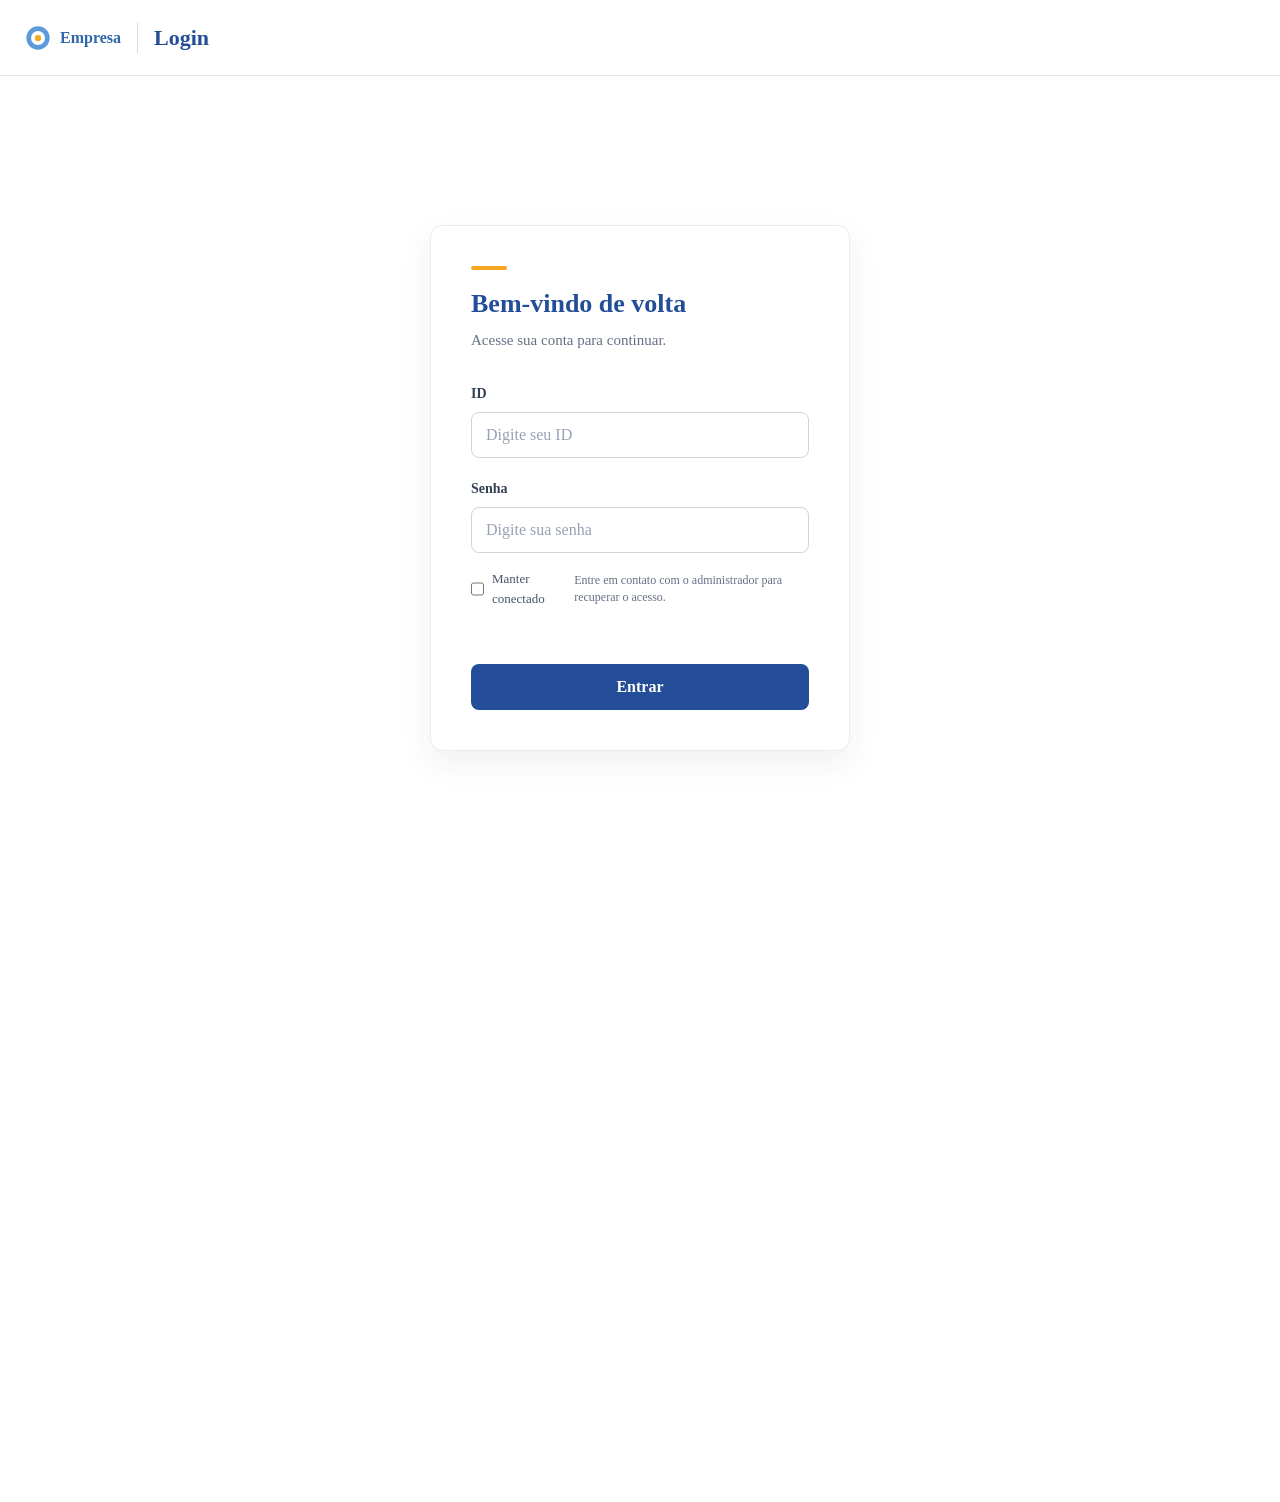
<file: front-end/index.html>
<!DOCTYPE html>
<html lang="pt-BR">
<head>
    <meta charset="UTF-8">
    <meta name="viewport" content="width=device-width, initial-scale=1.0">
    <meta http-equiv="refresh" content="0; url=pages/login.html">
    <title>Redirecionando</title>
</head>
<body>
    <p>Redirecionando para o login...</p>
</body>
</html>
</file>
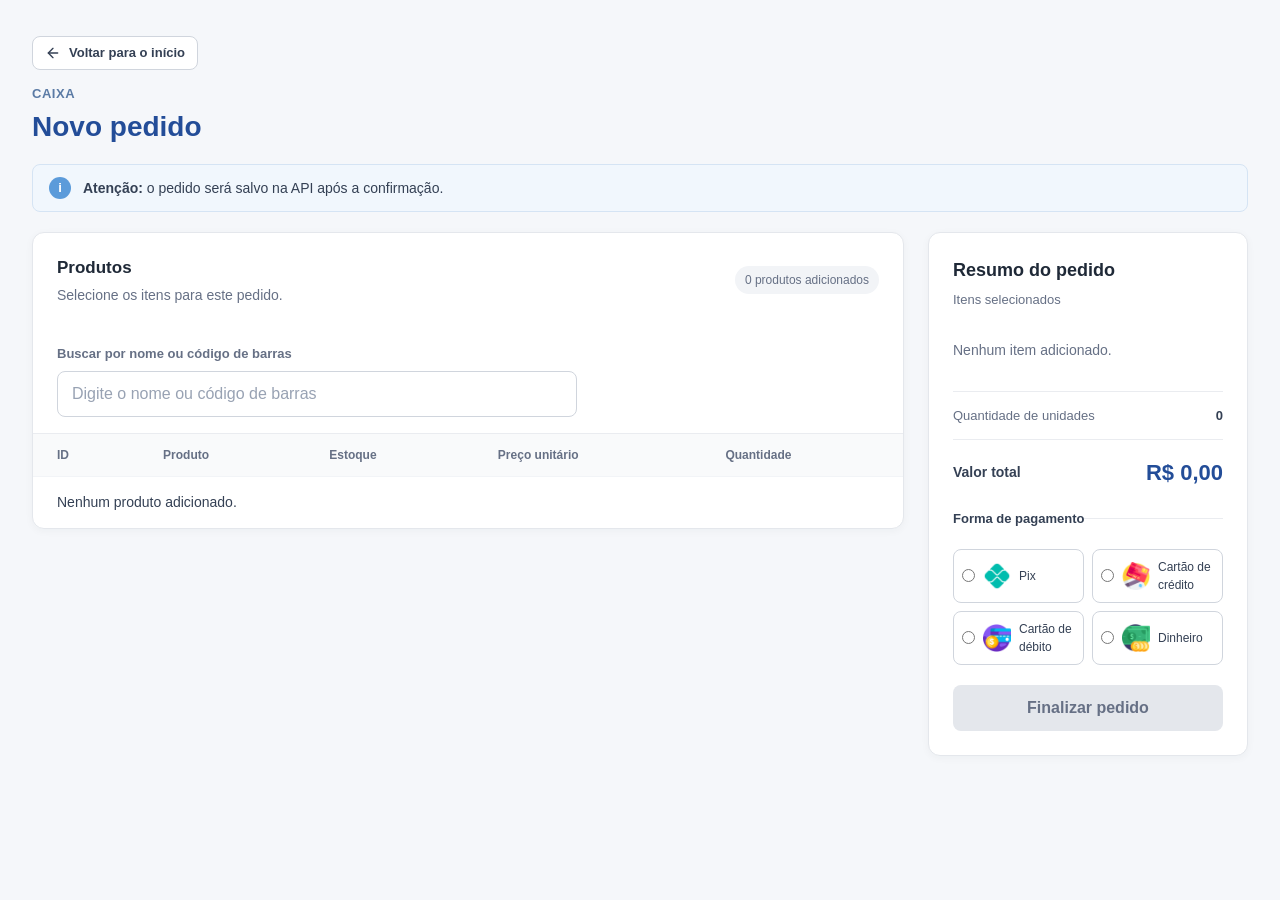
<file: front-end/pages/caixa.html>
<!DOCTYPE html>
<html lang="pt-BR">
<head>
    <meta charset="UTF-8">
    <meta name="viewport" content="width=device-width, initial-scale=1.0">
    <title>Novo pedido</title>
    <link rel="stylesheet" href="../styles/reset.css">
    <link rel="stylesheet" href="../styles/style.css">
    <link rel="stylesheet" href="../styles/caixa.css">
    <script type="module" src="../scripts/caixa.js"></script>
</head>
<body>
    <header></header>

    <main class="order-main">
        <section class="order-heading">
            <a class="order-back-link" href="/">
                <svg width="16" height="16" viewBox="0 0 24 24" fill="none" stroke="currentColor" stroke-width="2" stroke-linecap="round" stroke-linejoin="round" aria-hidden="true">
                    <path d="M19 12H5"/>
                    <path d="m12 19-7-7 7-7"/>
                </svg>
                Voltar para o início
            </a>
            <p class="order-eyebrow">Caixa</p>
            <h1>Novo pedido</h1>
        </section>

        <div class="order-notice">
            <span class="order-notice-icon" aria-hidden="true">i</span>
            <p><strong>Atenção:</strong> o pedido será salvo na API após a confirmação.</p>
        </div>
        <p class="order-success" id="order-success" role="status" aria-live="polite" hidden></p>

        <div class="order-layout">
            <section class="table-card order-products">
                <div class="table-card-heading">
                    <div>
                        <h2>Produtos</h2>
                        <p>Selecione os itens para este pedido.</p>
                    </div>
                    <span class="table-count" id="products-count">0 adicionados</span>
                </div>

                <div class="table-toolbar order-toolbar">
                    <div class="order-search" id="order-search">
                        <span>Buscar por nome ou código de barras</span>
                        <input
                            id="product-search"
                            class="input-text"
                            type="search"
                            placeholder="Digite o nome ou código de barras"
                        >
                        <div class="order-search-results" id="product-search-results" hidden></div>
                    </div>
                </div>

                <div class="table-wrap">
                    <table class="data-table order-products-table">
                        <thead>
                            <tr>
                                <th scope="col">ID</th>
                                <th scope="col">Produto</th>
                                <th scope="col">Estoque</th>
                                <th scope="col">Preço unitário</th>
                                <th scope="col">Quantidade</th>
                            </tr>
                        </thead>
                        <tbody id="products-list">
                            <tr><td class="table-message" colspan="5">Nenhum produto adicionado.</td></tr>
                        </tbody>
                    </table>
                </div>
            </section>

            <aside class="order-summary">
                <h2>Resumo do pedido</h2>
                <p class="order-summary-caption">Itens selecionados</p>
                <p class="order-summary-empty" id="summary-empty">Nenhum item adicionado.</p>
                <ul class="order-summary-items" id="summary-items"></ul>

                <div class="order-summary-count">
                    <span>Quantidade de unidades</span>
                    <strong id="summary-quantity">0</strong>
                </div>
                <div class="order-total">
                    <span>Valor total</span>
                    <strong id="order-total">R$ 0,00</strong>
                </div>

                <fieldset class="payment-methods">
                    <legend>Forma de pagamento</legend>
                    <label class="payment-method">
                        <input type="radio" name="pagamento" value="Pix">
                        <img class="payment-method-icon" src="../assets/pix.png" alt="">
                        <span>Pix</span>
                    </label>
                    <label class="payment-method">
                        <input type="radio" name="pagamento" value="Cartão de crédito">
                        <img class="payment-method-icon" src="../assets/cartao-de-credito.png" alt="">
                        <span>Cartão de crédito</span>
                    </label>
                    <label class="payment-method">
                        <input type="radio" name="pagamento" value="Cartão de débito">
                        <img class="payment-method-icon" src="../assets/cartao-de-debito .png" alt="">
                        <span>Cartão de débito</span>
                    </label>
                    <label class="payment-method">
                        <input type="radio" name="pagamento" value="Dinheiro">
                        <img class="payment-method-icon" src="../assets/dinheiro.png" alt="">
                        <span>Dinheiro</span>
                    </label>
                </fieldset>

                <button class="order-submit" id="finalize-order" type="button" disabled>Finalizar pedido</button>
            </aside>
        </div>
    </main>

    <dialog class="order-confirmation-dialog" id="order-confirmation">
        <h2>Deseja finalizar o pedido?</h2>
        <p>Ao confirmar, o pedido será registrado e o caixa ficará pronto para um novo pedido.</p>
        <p class="order-confirmation-feedback" id="order-confirmation-feedback" role="alert" aria-live="polite"></p>
        <div class="order-confirmation-actions">
            <button class="order-confirmation-cancel" id="cancel-order" type="button">Cancelar</button>
            <button class="order-confirmation-confirm" id="confirm-order" type="button">Confirmar pedido</button>
        </div>
    </dialog>
</body>
</html>
</file>
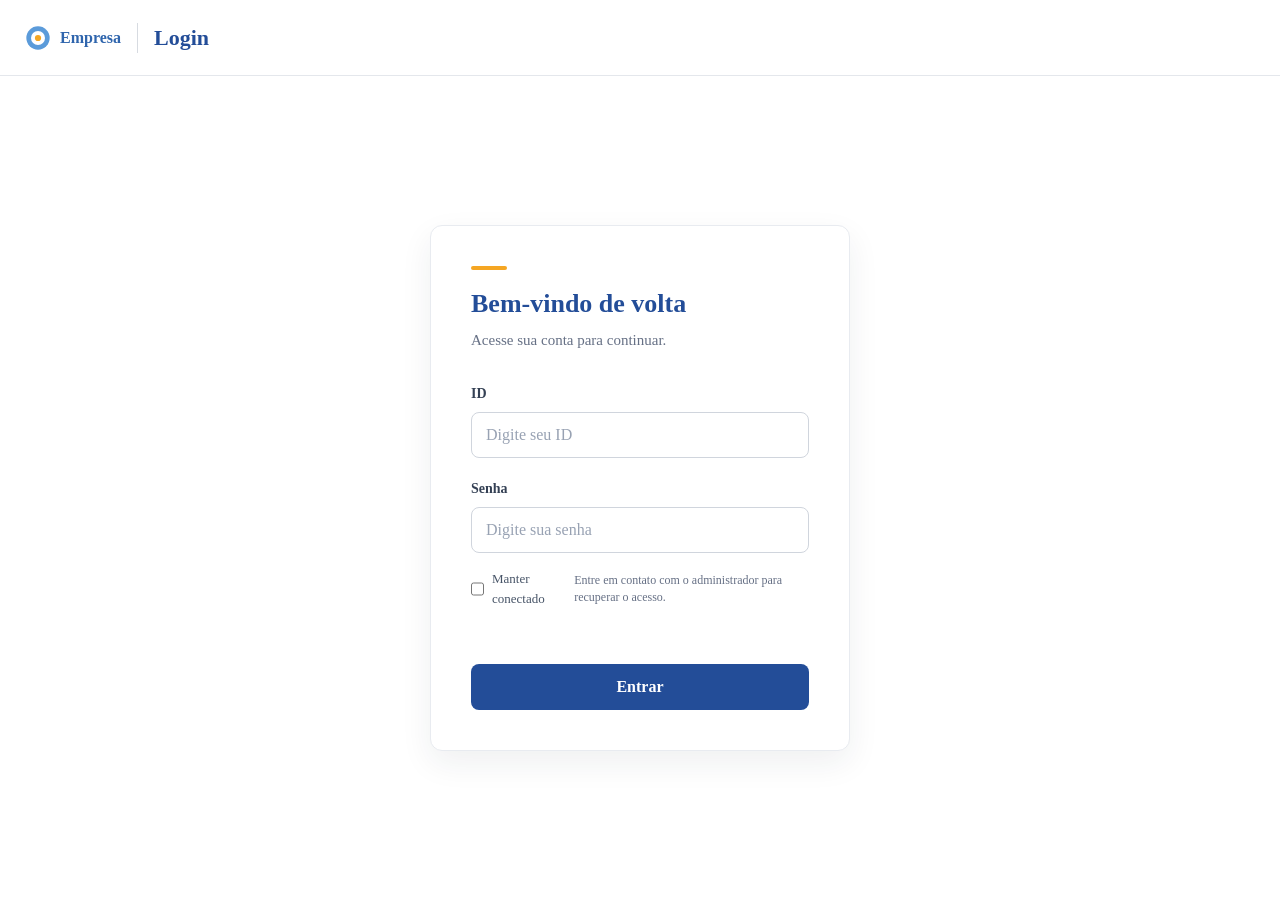
<file: front-end/pages/dashboard.html>
<!DOCTYPE html>
<html lang="pt-BR">
<head>
    <meta charset="UTF-8">
    <meta name="viewport" content="width=device-width, initial-scale=1.0">
    <title>Dashboard</title>
    <link rel="stylesheet" href="../styles/reset.css">
    <link rel="stylesheet" href="../styles/sidebar.css">
    <link rel="stylesheet" href="../styles/style.css">
    <link rel="stylesheet" href="../styles/charts.min.css">
    <link rel="stylesheet" href="../styles/dashboard.css">
    <script src="header/header.js" defer></script>
    <script type="module" src="sidebar/sidebar.js"></script>
    <script type="module" src="../assets/js/auth-guard.js"></script>
    <script type="module" src="../assets/js/dashboard.js"></script>
</head>
<body class="has-sidebar">
    <aside class="sidebar" id="app-sidebar" aria-label="Navegação do sistema"></aside>
    <header></header>

    <main class="dashboard-main">
        <section class="dashboard-grid dashboard-grid--top">
            <article class="card revenue-card">
                <div class="card-heading">
                    <p>Faturamento atual</p>
                    <select class="dashboard-select" id="revenue-period" aria-label="Período do gráfico">
                        <option value="30">Últimos 30 dias</option>
                        <option value="3">Últimos 3 meses</option>
                        <option value="6">Últimos 6 meses</option>
                        <option value="12">Últimos 12 meses</option>
                    </select>
                </div>
                <h2 class="revenue-value"><span id="revenue-value">Carregando...</span> <span class="positive" id="revenue-change"></span></h2>
                <div class="revenue-chart" id="revenue-chart" aria-label="Gráfico de faturamento"></div>
            </article>

            <section class="stats-section" aria-label="Indicadores mensais">
                <div class="stats-toolbar">
                    <h2>Dados consolidados</h2>
                    <div class="stats-month-control">
                        <label for="stats-month">Mês exibido</label>
                        <select class="dashboard-select" id="stats-month" aria-label="Selecionar mês dos indicadores"></select>
                    </div>
                </div>

                <div class="stats-grid">
                    <article class="stat-card">
                        <div class="stat-heading">
                            <span class="stat-icon" aria-hidden="true">▤</span>
                            <button class="stat-menu" type="button" aria-label="Mais opções">•••</button>
                        </div>
                        <p id="revenue-stat-label">Faturamento</p>
                        <h3 id="revenue-stat-value">—</h3>
                        <span class="trend trend--positive" id="revenue-stat-trend"></span>
                    </article>
                    <article class="stat-card">
                        <div class="stat-heading">
                            <span class="stat-icon" aria-hidden="true">▰</span>
                            <button class="stat-menu" type="button" aria-label="Mais opções">•••</button>
                        </div>
                        <p id="ticket-stat-label">Ticket Médio</p>
                        <h3 id="ticket-stat-value">—</h3>
                        <span class="trend trend--positive" id="ticket-trend"></span>
                    </article>
                    <article class="stat-card">
                        <div class="stat-heading">
                            <span class="stat-icon" aria-hidden="true">▱</span>
                            <button class="stat-menu" type="button" aria-label="Mais opções">•••</button>
                        </div>
                        <p id="sales-stat-label">Total de Vendas</p>
                        <h3 id="sales-stat-value">—</h3>
                        <span class="trend trend--positive" id="sales-trend"></span>
                    </article>
                    <article class="stat-card">
                        <div class="stat-heading">
                            <span class="stat-icon" aria-hidden="true">$</span>
                            <button class="stat-menu" type="button" aria-label="Mais opções">•••</button>
                        </div>
                        <p id="largest-sale-stat-label">Maior Venda</p>
                        <h3 id="largest-sale-stat-value">—</h3>
                        <span class="trend trend--negative" id="largest-sale-trend"></span>
                    </article>
                </div>
            </section>
        </section>

        <section class="dashboard-grid dashboard-grid--bottom">
            <article class="card products-card">
                <div class="card-heading">
                    <h2>Produtos</h2>
                    <div class="products-actions">
                        <select class="dashboard-select" id="products-month" aria-label="Período dos produtos"></select>
                    </div>
                </div>
                <div class="table-wrap">
                    <table class="data-table dashboard-table">
                        <thead>
                            <tr>
                                <th scope="col">Nome</th>
                                <th scope="col">Preço</th>
                                <th scope="col">Vendidos</th>
                                <th scope="col">Status</th>
                            </tr>
                        </thead>
                        <tbody id="dashboard-products-body">
                            <tr><td colspan="4" class="table-message">Carregando produtos...</td></tr>
                        </tbody>
                    </table>
                </div>
            </article>

            <article class="card payments-card">
                <h2>Pagamentos</h2>
                <ol class="payment-list" id="dashboard-payments">
                    <li class="payment-empty">Carregando pagamentos...</li>
                </ol>
            </article>
        </section>
    </main>
</body>
</html>
</file>
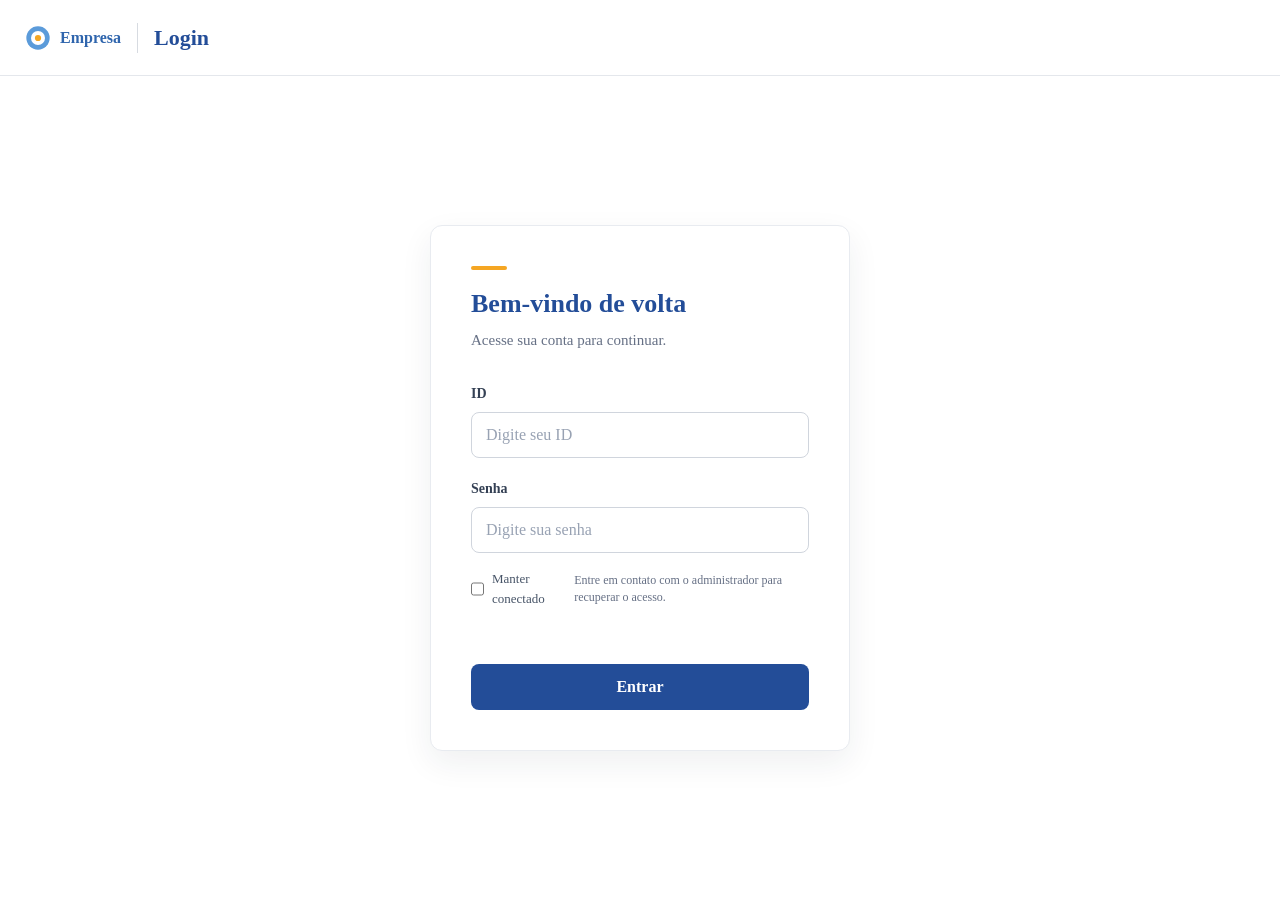
<file: front-end/pages/login.html>
<!DOCTYPE html>
<html lang="pt-BR">
<head>
    <meta charset="UTF-8">
    <meta name="viewport" content="width=device-width, initial-scale=1.0">
    <title>Login</title>
    <link rel="stylesheet" href="../styles/reset.css">
    <link rel="stylesheet" href="../styles/style.css">
    <link rel="stylesheet" href="header/header.css">
    <link rel="stylesheet" href="../styles/login.css">
    <script type="module" src="../assets/js/login.js"></script>
</head>
<body>
    <header>
        <nav aria-label="Navegação principal">
            <div class="marca">
                <a href="login.html" aria-label="Empresa - Login">
                    <svg viewBox="0 0 36 36" aria-hidden="true">
                        <circle cx="18" cy="18" r="15" fill="#5b9bda"/>
                        <circle cx="18" cy="18" r="9" fill="#fff"/>
                        <circle cx="18" cy="18" r="4" fill="#f5a623"/>
                    </svg>
                    <span>Empresa</span>
                </a>
                <span class="separador" aria-hidden="true"></span>
                <strong>Login</strong>
            </div>
        </nav>
    </header>

    <main class="login-main">
        <section class="login-card" aria-labelledby="login-title">
            <div class="login-heading">
                <span class="login-accent" aria-hidden="true"></span>
                <h1 id="login-title">Bem-vindo de volta</h1>
                <p>Acesse sua conta para continuar.</p>
            </div>

            <form class="login-form" id="login-form">
                <div class="form-field">
                    <label for="usuario-id">ID</label>
                    <input
                        id="usuario-id"
                        name="id"
                        type="text"
                        min="1"
                        step="1"
                        inputmode="numeric"
                        autocomplete="username"
                        class="input-text"
                        placeholder="Digite seu ID"
                        required
                    >
                </div>

                <div class="form-field">
                    <label for="senha">Senha</label>
                    <input
                        id="senha"
                        name="senha"
                        type="password"
                        autocomplete="current-password"
                        class="input-text"
                        placeholder="Digite sua senha"
                        required
                    >
                </div>

                <div class="login-options">
                    <label class="remember-option" for="lembrar">
                        <input id="lembrar" name="lembrar" type="checkbox">
                        <span>Manter conectado</span>
                    </label>
                    <span class="forgot-password-note">Entre em contato com o administrador para recuperar o acesso.</span>
                </div>

                <p class="login-feedback" id="login-feedback" role="alert" aria-live="polite"></p>
                <button id="login-submit" type="submit">Entrar</button>
            </form>
        </section>
    </main>
</body>
</html>
</file>
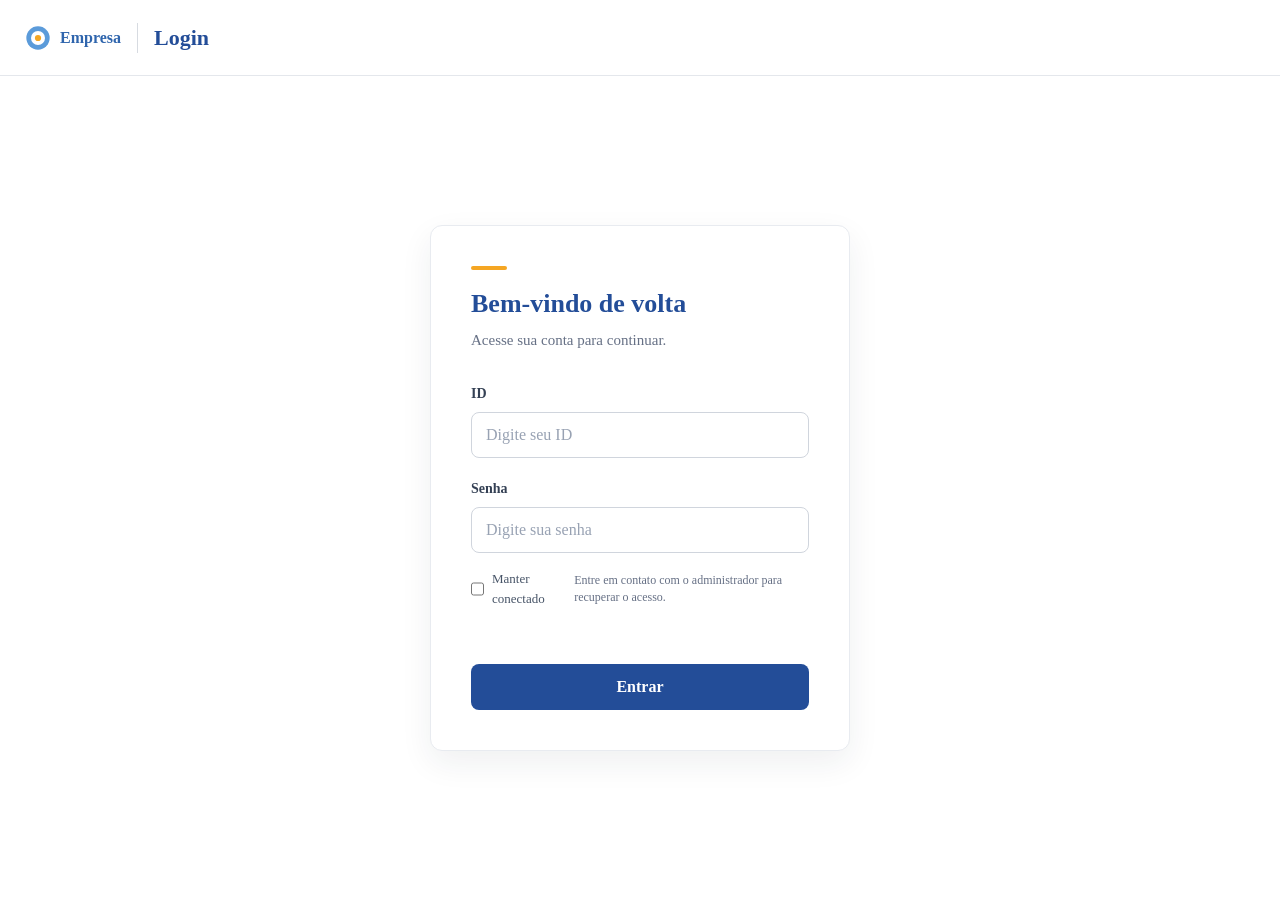
<file: front-end/pages/pedidos.html>
<!DOCTYPE html>
<html lang="pt-BR">
<head>
    <meta charset="UTF-8">
    <meta name="viewport" content="width=device-width, initial-scale=1.0">
    <title>Pedidos</title>
    <link rel="stylesheet" href="../styles/reset.css">
    <link rel="stylesheet" href="../styles/sidebar.css">
    <link rel="stylesheet" href="../styles/style.css">
    <link rel="stylesheet" href="../styles/pedidos.css">
    <script src="header/header.js" defer></script>
    <script type="module" src="sidebar/sidebar.js"></script>
    <script type="module" src="../assets/js/auth-guard.js"></script>
    <script type="module" src="../assets/js/pedidos.js"></script>
</head>
<body class="has-sidebar">
    <aside class="sidebar" id="app-sidebar" aria-label="Navegação do sistema"></aside>
    <header></header>

    <main class="orders-main">
        <section class="orders-heading">
            <div>
                <p class="orders-eyebrow">Vendas</p>
                <h1>Pedidos</h1>
                <p>Consulte os pedidos registrados, formas de pagamento e itens vendidos.</p>
            </div>
            <div class="orders-heading-actions">
                <button id="new-order-button" class="orders-add-button" type="button">
                    Novo pedido
                </button>
                <button id="refresh-orders-button" class="orders-secondary-button" type="button">
                    Atualizar lista
                </button>
            </div>
        </section>

        <section class="orders-summary" aria-label="Resumo dos pedidos exibidos">
            <article class="summary-card">
                <span class="summary-label">Pedidos exibidos</span>
                <strong class="summary-value" id="summary-total-orders">0</strong>
            </article>
            <article class="summary-card">
                <span class="summary-label">Faturamento exibido</span>
                <strong class="summary-value" id="summary-total-revenue">R$ 0,00</strong>
            </article>
            <article class="summary-card">
                <span class="summary-label">Ticket médio</span>
                <strong class="summary-value" id="summary-avg-ticket">R$ 0,00</strong>
            </article>
            <article class="summary-card">
                <span class="summary-label">Itens vendidos</span>
                <strong class="summary-value" id="summary-total-items">0</strong>
            </article>
        </section>

        <section class="table-card">
            <div class="table-card-heading">
                <div>
                    <h2>Pedidos registrados</h2>
                    <p id="orders-subtitle">Conectando à API...</p>
                </div>
                <span class="table-count" id="orders-count" aria-live="polite">Carregando...</span>
            </div>

            <div class="table-toolbar">
                <div class="table-toolbar-actions">
                    <div class="table-sort-controls" role="group" aria-label="Ordenação de pedidos">
                        <span>Ordenar:</span>
                        <button type="button" data-sort="recent" aria-pressed="true">Mais recentes</button>
                        <button type="button" data-sort="id" aria-pressed="false">ID ↓</button>
                        <button type="button" data-sort="total" aria-pressed="false">Maior valor</button>
                    </div>
                    <select id="orders-payment-filter" class="orders-filter-select" aria-label="Filtrar por forma de pagamento">
                        <option value="">Todos os pagamentos</option>
                    </select>
                </div>
                <input
                    id="orders-search"
                    class="input-text table-search"
                    type="search"
                    placeholder="Pesquisar por ID, vendedor, pagamento ou produto..."
                >
            </div>

            <p id="orders-feedback" class="orders-feedback" role="status" aria-live="polite" hidden></p>

            <div class="table-wrap">
                <table class="data-table">
                    <thead>
                        <tr>
                            <th scope="col">ID</th>
                            <th scope="col">Horário</th>
                            <th scope="col">Pagamento</th>
                            <th scope="col">Vendedor</th>
                            <th scope="col">Itens</th>
                            <th scope="col">Total</th>
                            <th scope="col">Ações</th>
                        </tr>
                    </thead>
                    <tbody id="orders-table-body" aria-busy="true">
                        <tr>
                            <td colspan="7" class="table-message">Carregando pedidos...</td>
                        </tr>
                    </tbody>
                </table>
            </div>
        </section>
    </main>

    <dialog id="order-dialog" class="order-dialog" aria-labelledby="modal-order-title">
        <div class="order-dialog-content">
            <div class="order-dialog-heading">
                <div>
                    <p class="orders-eyebrow">Detalhes da venda</p>
                    <h2 id="modal-order-title">Pedido #0</h2>
                </div>
                <button id="modal-close-button" class="dialog-close-button" type="button" aria-label="Fechar detalhes">&times;</button>
            </div>

            <div class="order-modal-meta">
                <div>
                    <span>Horário</span>
                    <strong id="modal-order-date">-</strong>
                </div>
                <div>
                    <span>Vendedor</span>
                    <strong id="modal-order-seller">-</strong>
                </div>
                <div>
                    <span>Pagamento</span>
                    <strong id="modal-order-payment">-</strong>
                </div>
            </div>

            <div class="order-modal-items-wrap">
                <table class="order-items-table">
                    <thead>
                        <tr>
                            <th scope="col">Produto</th>
                            <th scope="col">Qtd.</th>
                            <th scope="col">Unitário</th>
                            <th scope="col">Subtotal</th>
                        </tr>
                    </thead>
                    <tbody id="modal-order-items"></tbody>
                </table>
            </div>

            <div class="order-modal-footer">
                <button id="modal-delete-button" class="order-action-button order-action-button--danger" type="button">
                    Excluir pedido
                </button>
                <div class="order-modal-total">
                    <span>Total do pedido</span>
                    <strong id="modal-order-total">R$ 0,00</strong>
                </div>
            </div>
        </div>
    </dialog>
</body>
</html>
</file>
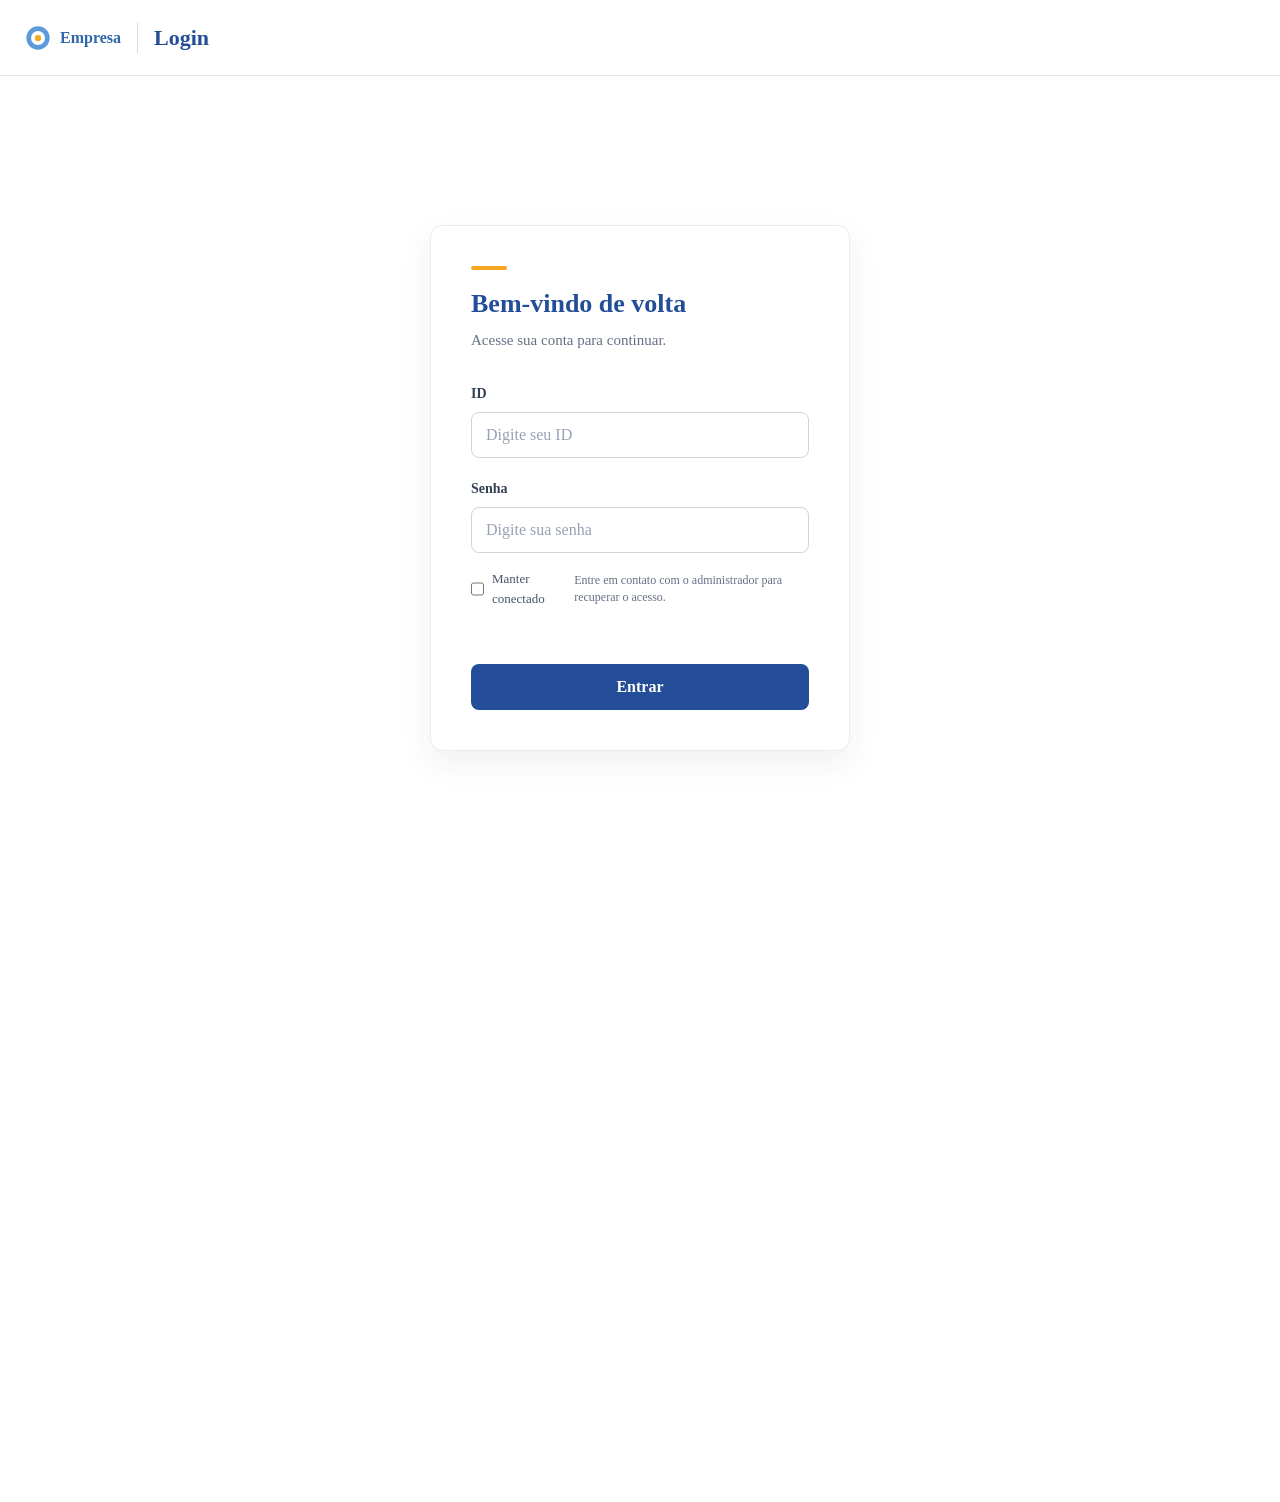
<file: front-end/pages/produtos.html>
<!DOCTYPE html>
<html lang="pt-BR">
<head>
    <meta charset="UTF-8">
    <meta name="viewport" content="width=device-width, initial-scale=1.0">
    <title>Produtos</title>
    <link rel="stylesheet" href="../styles/reset.css">
    <link rel="stylesheet" href="../styles/sidebar.css">
    <link rel="stylesheet" href="../styles/style.css">
    <link rel="stylesheet" href="../styles/produtos.css">
    <script src="header/header.js" defer></script>
    <script type="module" src="sidebar/sidebar.js"></script>
    <script type="module" src="../assets/js/auth-guard.js"></script>
    <script type="module" src="../assets/js/produtos.js"></script>
</head>
<body class="has-sidebar">
    <aside class="sidebar" id="app-sidebar" aria-label="Navegação do sistema"></aside>
    <header></header>

    <main class="products-main">
        <section class="products-heading">
            <div>
                <p class="products-eyebrow">Catálogo</p>
                <h1>Produtos</h1>
                <p class="products-description">Consulte e acompanhe os produtos cadastrados.</p>
            </div>
            <div class="products-heading-actions">
                <button class="products-primary-button" id="new-product" type="button">
                    Novo produto
                </button>
                <button class="products-refresh-button" id="refresh-products" type="button">
                    Atualizar lista
                </button>
            </div>
        </section>

        <section class="table-card">
            <div class="table-card-heading">
                <div>
                    <h2>Catálogo de produtos</h2>
                    <p>Produtos e níveis de estoque</p>
                </div>
                <span class="table-count" id="products-count" aria-live="polite">Carregando...</span>
            </div>

            <div class="table-toolbar">
                <div class="table-toolbar-actions">
                    <div class="table-sort-controls" role="group">
                        <span>Ordenar:</span>
                        <button type="button" data-sort="nome" data-label="Alfabética" aria-pressed="true">Alfabética ↑</button>
                        <button type="button" data-sort="estoque" data-label="Estoque" aria-pressed="false">Estoque ↑</button>
                    </div>
                    <div class="table-stock-filter">
                        <span>Estoque máximo</span>
                        <input
                            id="max-stock"
                            class="input-text"
                            type="number"
                            min="0"
                            placeholder="Máx."
                        >
                    </div>
                </div>
                <input
                    id="products-search"
                    class="input-text table-search"
                    type="search"
                    placeholder="Pesquisar produtos..."
                >
            </div>

            <p class="products-feedback" id="products-feedback" role="status" aria-live="polite">Conectando à API...</p>

            <div class="table-wrap">
                <table class="data-table">
                    <thead>
                        <tr>
                            <th scope="col">Imagem</th>
                            <th scope="col">ID</th>
                            <th scope="col">Produto</th>
                            <th scope="col">Código de barras</th>
                            <th scope="col">Preço</th>
                            <th scope="col">Estoque</th>
                            <th scope="col">Disponibilidade</th>
                            <th scope="col">Ações</th>
                        </tr>
                    </thead>
                    <tbody id="products-rows" aria-busy="true">
                        <tr><td class="table-message" colspan="8">Carregando produtos...</td></tr>
                    </tbody>
                </table>
            </div>
        </section>
    </main>

    <dialog class="product-dialog" id="product-dialog" aria-labelledby="product-dialog-title">
        <form class="product-form" id="product-form">
            <div class="product-dialog-heading">
                <h2 id="product-dialog-title">Novo produto</h2>
                <button class="dialog-close-button" type="button" data-close-product-dialog aria-label="Fechar formulário">×</button>
            </div>
            <p class="product-form-feedback" id="product-form-feedback" role="alert" aria-live="polite"></p>

            <label for="product-name">Nome</label>
            <input class="input-text" id="product-name" name="nome" type="text" required>

            <label for="product-barcode">Código de barras (opcional)</label>
            <input class="input-text" id="product-barcode" name="cod_barras" type="text" maxlength="100">

            <label for="product-stock">Estoque inicial</label>
            <input class="input-text" id="product-stock" name="estoque" type="number" min="0" step="1" required>

            <label for="product-price">Preço unitário</label>
            <input class="input-text" id="product-price" name="preco" type="number" min="0" max="99999999.99" step="0.01" required>

            <label for="product-image">Imagem (URL ou caminho, opcional)</label>
            <input class="input-text" id="product-image" name="img" type="text">

            <div class="product-form-actions">
                <button class="product-secondary-button" type="button" data-close-product-dialog>Cancelar</button>
                <button class="products-primary-button" id="save-product" type="submit">Salvar produto</button>
            </div>
        </form>
    </dialog>

    <dialog class="product-dialog" id="restock-dialog" aria-labelledby="restock-dialog-title">
        <form class="product-form" id="restock-form">
            <div class="product-dialog-heading">
                <h2 id="restock-dialog-title">Repor estoque</h2>
                <button class="dialog-close-button" type="button" data-close-restock-dialog aria-label="Fechar formulário">×</button>
            </div>
            <p class="product-form-feedback" id="restock-form-feedback" role="alert" aria-live="polite"></p>

            <label for="restock-quantity">Quantidade a adicionar</label>
            <input class="input-text" id="restock-quantity" name="quantidade" type="number" min="1" step="1" required>

            <div class="product-form-actions">
                <button class="product-secondary-button" type="button" data-close-restock-dialog>Cancelar</button>
                <button class="products-primary-button" id="save-restock" type="submit">Confirmar reposição</button>
            </div>
        </form>
    </dialog>
</body>
</html>
</file>
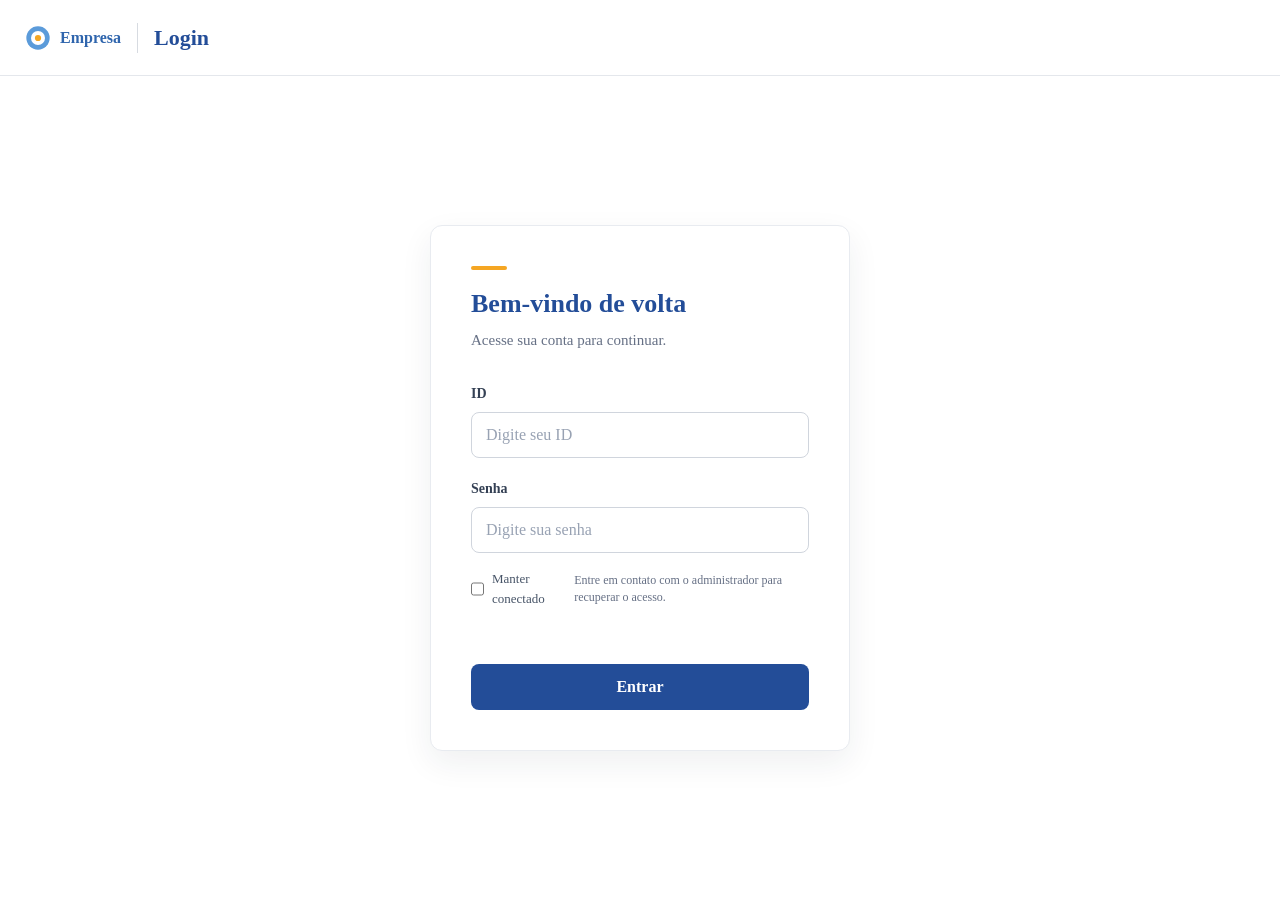
<file: front-end/pages/vendedores.html>
<!DOCTYPE html>
<html lang="pt-BR">
<head>
    <meta charset="UTF-8">
    <meta name="viewport" content="width=device-width, initial-scale=1.0">
    <title>Vendedores</title>
    <link rel="stylesheet" href="../styles/reset.css">
    <link rel="stylesheet" href="../styles/sidebar.css">
    <link rel="stylesheet" href="../styles/style.css">
    <link rel="stylesheet" href="../styles/vendedores.css">
    <script src="header/header.js" defer></script>
    <script type="module" src="sidebar/sidebar.js"></script>
    <script type="module" src="../assets/js/auth-guard.js"></script>
    <script type="module" src="../assets/js/vendedores.js"></script>
</head>
<body class="has-sidebar">
    <aside class="sidebar" id="app-sidebar" aria-label="Navegação do sistema"></aside>
    <header></header>

    <main class="users-main">
        <section class="users-heading">
            <div>
                <p class="users-eyebrow">Acessos</p>
                <h1>Vendedores</h1>
                <p>Gerencie os usuários e suas funções no sistema.</p>
            </div>
            <div class="users-heading-actions">
                <button class="users-refresh-button" id="users-refresh" type="button">Atualizar lista</button>
                <button class="users-add-button" id="new-user" type="button" disabled>Novo usuário</button>
            </div>
        </section>

        <section class="table-card">
            <div class="table-card-heading">
                <div>
                    <h2>Usuários cadastrados</h2>
                    <p id="users-subtitle">Conectando à API...</p>
                </div>
                <span class="table-count" id="users-count" aria-live="polite">Carregando...</span>
            </div>

            <div class="table-toolbar">
                <div class="table-toolbar-actions">
                    <div class="table-sort-controls" role="group" aria-label="Ordenar usuários">
                        <span>Ordenar:</span>
                        <button type="button" data-sort="nome" data-label="Alfabética" aria-pressed="true">Alfabética ↑</button>
                        <button type="button" data-sort="id" data-label="ID" aria-pressed="false">ID ↑</button>
                    </div>
                </div>
                <input
                    id="users-search"
                    class="input-text table-search"
                    type="search"
                    placeholder="Pesquisar usuários..."
                    aria-label="Pesquisar usuários"
                >
            </div>

            <p class="users-feedback" id="users-feedback" role="status" aria-live="polite"></p>

            <div class="table-wrap">
                <table class="data-table users-table">
                    <thead>
                        <tr>
                            <th scope="col">ID</th>
                            <th scope="col">Nome</th>
                            <th scope="col">Função</th>
                            <th scope="col">Status</th>
                            <th scope="col">Ações</th>
                        </tr>
                    </thead>
                    <tbody id="users-rows" aria-busy="true">
                        <tr><td class="table-message" colspan="5">Carregando usuários...</td></tr>
                    </tbody>
                </table>
            </div>
        </section>
    </main>

    <dialog class="user-dialog" id="user-dialog" aria-labelledby="user-dialog-title">
        <form class="user-form" id="user-form">
            <div class="user-dialog-heading">
                <h2 id="user-dialog-title">Novo usuário</h2>
                <button class="user-dialog-close" type="button" data-close-user-dialog aria-label="Fechar formulário">×</button>
            </div>
            <p class="user-form-feedback" id="user-form-feedback" role="alert" aria-live="polite"></p>

            <label for="user-name">Nome</label>
            <input class="input-text" id="user-name" name="nome" type="text" maxlength="150" autocomplete="name" required>

            <label for="user-password">Senha <span id="password-required-note">(mínimo de 8 caracteres)</span></label>
            <input class="input-text" id="user-password" name="senha" type="password" minlength="8" maxlength="128" autocomplete="new-password">
            <p class="user-password-hint" id="user-password-hint">A senha será armazenada com proteção no servidor.</p>

            <label for="user-role">Função</label>
            <select class="input-text" id="user-role" name="funcao" required></select>
            <p class="user-password-hint" id="user-role-hint" hidden>A função do seu próprio usuário não pode ser alterada.</p>

            <div class="user-form-actions">
                <button class="user-cancel-button" type="button" data-close-user-dialog>Cancelar</button>
                <button id="save-user" type="submit">Salvar usuário</button>
            </div>
        </form>
    </dialog>
</body>
</html>
</file>
<file: front-end/styles/style.css>
/* CSS padrão para os elementos das páginas */
h1 {
    margin-bottom: 6px;
    color: #234D98;
    font-size: 28px;
    line-height: 1.25;
}

p {
    color: #667085;
    font-size: 14px;
}

.input-text {
    width: 100%;
    min-height: 46px;
    padding: 0 14px;
    border: 1px solid #D0D5DD;
    border-radius: 8px;
    color: #1F2937;
    background: #FFFFFF;
}

.input-text::placeholder {
    color: #98A2B3;
}

.input-text:focus {
    border-color: #5B9BDA;
}

.input-text:focus-visible,
button:focus-visible {
    outline: 3px solid rgb(91 155 218 / 35%);
    outline-offset: 3px;
}

button {
    display: inline-flex;
    min-height: 46px;
    align-items: center;
    justify-content: center;
    padding: 0 16px;
    border-radius: 8px;
    color: #FFFFFF;
    background: #234D98;
    font-weight: 600;
    transition: background-color 160ms ease;
}

button:hover {
    background: #1D417F;
}

/* === Estilos para padronizar as tabelas de usuários, produtos, etc === */
.table-card {
    overflow: hidden;
    border: 1px solid #E4E7EC;
    border-radius: 12px;
    background: #FFFFFF;
    box-shadow: 0 2px 8px rgb(31 41 55 / 4%);
}

.table-card-heading {
    display: flex;
    align-items: center;
    justify-content: space-between;
    gap: 16px;
    padding: 22px 24px;
}

.table-card-heading h2 {
    margin-bottom: 4px;
    color: #1F2937;
    font-size: 17px;
    font-weight: 600;
}

.table-toolbar {
    display: flex;
    flex-wrap: wrap;
    align-items: center;
    justify-content: space-between;
    gap: 16px;
    padding: 16px 24px;
}

.table-toolbar-actions {
    display: flex;
    flex-wrap: wrap;
    align-items: center;
    justify-content: flex-end;
    gap: 16px;
}

.table-sort-controls,
.table-stock-filter {
    display: flex;
    align-items: center;
    gap: 8px;
}

.table-sort-controls > span,
.table-stock-filter > span {
    color: #667085;
    font-size: 13px;
    font-weight: 600;
    white-space: nowrap;
}

.table-sort-controls button {
    min-height: 38px;
    padding: 0 12px;
    border: 1px solid #D0D5DD;
    color: #344054;
    background: #FFFFFF;
    font-size: 13px;
}

.table-sort-controls button:hover {
    background: #F9FAFB;
}

.table-search {
    flex: 1 1 220px;
    max-width: 320px;
}

.table-stock-filter .input-text {
    width: 96px;
    min-height: 38px;
    padding: 0 10px;
}

.table-count {
    padding: 5px 10px;
    border-radius: 20px;
    color: #667085;
    background: #F2F4F7;
    font-size: 12px;
    white-space: nowrap;
}

.table-wrap {
    overflow-x: auto;
    border-top: 1px solid #EAECF0;
}

.data-table {
    width: 100%;
    min-width: 560px;
    text-align: left;
}

.data-table th {
    padding: 12px 24px;
    color: #667085;
    background: #F9FAFB;
    font-size: 12px;
    font-weight: 600;
}

.data-table td {
    padding: 15px 24px;
    border-top: 1px solid #F2F4F7;
    color: #344054;
    font-size: 14px;
}

.table-image {
    width: 48px;
    height: 48px;
    border-radius: 8px;
    background: #F2F4F7;
    object-fit: cover;
}

.table-id {
    color: #667085;
    font-variant-numeric: tabular-nums;
}

.data-table td.table-name {
    color: #1F2937;
    font-weight: 600;
}

.table-status {
    display: inline-flex;
    padding: 4px 10px;
    border-radius: 20px;
    font-size: 12px;
    font-weight: 600;
    white-space: nowrap;
}

.table-status--available {
    color: #067647;
    background: #ECFDF3;
}

.table-status--low {
    color: #B54708;
    background: #FFF6ED;
}

.table-status--unavailable {
    color: #B42318;
    background: #FEF3F2;
}

@media (max-width: 640px) {
    .table-card-heading {
        padding: 18px 16px;
    }

    .table-toolbar {
        justify-content: flex-start;
        padding: 12px 16px;
    }

    .table-search {
        flex-basis: 100%;
        max-width: none;
    }

    .table-toolbar-actions {
        width: 100%;
        justify-content: space-between;
    }

    .table-sort-controls {
        flex-wrap: wrap;
    }

    .table-stock-filter {
        flex: 1 1 100%;
        justify-content: space-between;
    }

    .data-table th {
        padding: 12px 16px;
    }

    .data-table td {
        padding: 14px 16px;
    }
}
</file>
<file: front-end/styles/caixa.css>
body {
    background: #f5f7fa;
    color: #1f2937;
    font-family: "Segoe UI", Roboto, Arial, sans-serif;
}

.order-main {
    width: min(100%, 1440px);
    margin: 0 auto;
    padding: 36px 32px 64px;
}

.order-heading {
    margin-bottom: 20px;
}

.order-heading h1 {
    margin-bottom: 6px;
}

.order-eyebrow {
    margin-bottom: 6px;
    color: #5b7ba5;
    font-size: 13px;
    font-weight: 600;
    letter-spacing: 0.04em;
    text-transform: uppercase;
}

.order-notice {
    display: flex;
    align-items: center;
    gap: 12px;
    margin-bottom: 20px;
    padding: 12px 16px;
    border: 1px solid #d5e4f4;
    border-radius: 8px;
    background: #f1f7fd;
}

.order-notice p {
    color: #344054;
}

.order-notice-icon {
    display: grid;
    width: 22px;
    height: 22px;
    flex: 0 0 22px;
    place-items: center;
    border-radius: 50%;
    color: #fff;
    background: #5b9bda;
    font-size: 13px;
    font-weight: 700;
}

.order-success {
    margin-bottom: 20px;
    padding: 14px 16px;
    border: 1px solid #abefc6;
    border-radius: 8px;
    color: #067647;
    background: #ecfdf3;
    font-weight: 600;
}

.order-confirmation-dialog {
    width: min(440px, calc(100% - 32px));
    margin: auto;
    padding: 24px;
    border: 1px solid #e4e7ec;
    border-radius: 12px;
    background: #fff;
    box-shadow: 0 16px 48px rgb(16 24 40 / 20%);
}

.order-confirmation-dialog::backdrop {
    background: rgb(16 24 40 / 45%);
}

.order-confirmation-dialog h2 {
    margin-bottom: 8px;
    color: #1f2937;
    font-size: 19px;
    font-weight: 600;
}

.order-confirmation-dialog p {
    margin-bottom: 22px;
    line-height: 1.5;
}

.order-confirmation-feedback {
    margin-bottom: 16px;
    color: #b42318;
}

.order-confirmation-actions {
    display: flex;
    justify-content: flex-end;
    gap: 10px;
}

.order-confirmation-cancel {
    border: 1px solid #d0d5dd;
    color: #344054;
    background: #fff;
}

.order-confirmation-cancel:hover {
    background: #f9fafb;
}

.order-confirmation-confirm {
    background: #234d98;
}

.order-confirmation-actions button:disabled {
    cursor: wait;
    opacity: 0.7;
}

.order-layout {
    display: grid;
    grid-template-columns: minmax(0, 1fr) 320px;
    align-items: start;
    gap: 24px;
}

.order-products {
    min-width: 0;
    position: relative;
    z-index: 2;
    overflow: visible;
}

.order-toolbar {
    justify-content: flex-start;
}

.order-search {
    position: relative;
    z-index: 3;
    display: flex;
    width: min(100%, 520px);
    flex-direction: column;
    gap: 8px;
}

.order-search > span {
    color: #667085;
    font-size: 13px;
    font-weight: 600;
}

.order-search .input-text {
    min-width: 0;
}

.order-search-results {
    position: absolute;
    top: calc(100% + 6px);
    right: 0;
    left: 0;
    z-index: 10;
    max-height: min(360px, calc(100vh - 220px));
    overflow-y: auto;
    border: 1px solid #d0d5dd;
    border-radius: 8px;
    background: #fff;
    box-shadow: 0 8px 24px rgb(31 41 55 / 16%);
}

.order-search-result {
    display: flex;
    width: 100%;
    min-height: 64px;
    align-items: center;
    justify-content: space-between;
    gap: 16px;
    padding: 10px 14px;
    border-bottom: 1px solid #eaecf0;
    border-radius: 0;
    color: #344054;
    background: #fff;
    text-align: left;
}

.order-search-result:last-child {
    border-bottom: 0;
}

.order-search-result:hover {
    background: #f9fafb;
}

.order-search-result:disabled,
.order-search-result:disabled:hover {
    color: #98a2b3;
    background: #f9fafb;
    cursor: not-allowed;
}

.order-search-result-details {
    display: grid;
    min-width: 0;
    gap: 4px;
}

.order-search-result-name {
    overflow: hidden;
    color: inherit;
    font-size: 14px;
    text-overflow: ellipsis;
    white-space: nowrap;
}

.order-search-result-description {
    color: #667085;
    font-size: 12px;
    font-weight: 400;
}

.order-search-result-price {
    flex: 0 0 auto;
    font-size: 13px;
    font-weight: 600;
    white-space: nowrap;
}

.order-search-message {
    margin: 0;
    padding: 16px;
    color: #667085;
    font-size: 13px;
}

.order-products-table {
    min-width: 720px;
}

.order-quantity {
    width: 92px;
    min-height: 38px;
    padding: 0 10px;
}

.order-quantity:disabled {
    color: #98a2b3;
    background: #f2f4f7;
    cursor: not-allowed;
}

.order-empty {
    padding: 24px;
    color: #667085;
    text-align: center;
}

.order-summary {
    position: sticky;
    top: 24px;
    padding: 24px;
    border: 1px solid #e4e7ec;
    border-radius: 12px;
    background: #fff;
    box-shadow: 0 2px 8px rgb(31 41 55 / 4%);
}

.order-summary h2 {
    margin-bottom: 6px;
    color: #1f2937;
    font-size: 18px;
    font-weight: 600;
}

.order-summary-caption {
    margin-bottom: 16px;
    color: #667085;
    font-size: 13px;
}

.order-summary-empty {
    padding: 14px 0;
    color: #667085;
    font-size: 14px;
}

.order-summary-items {
    display: grid;
    gap: 12px;
    max-height: 250px;
    overflow-y: auto;
    margin-bottom: 16px;
}

.order-summary-item {
    display: flex;
    justify-content: space-between;
    gap: 12px;
    color: #344054;
    font-size: 13px;
}

.order-summary-item-name {
    min-width: 0;
}

.order-summary-item-value {
    flex: 0 0 auto;
    font-weight: 600;
    white-space: nowrap;
}

.order-summary-count,
.order-total {
    display: flex;
    align-items: center;
    justify-content: space-between;
    gap: 12px;
}

.order-summary-count {
    padding: 14px 0;
    border-top: 1px solid #eaecf0;
    color: #667085;
    font-size: 13px;
}

.order-summary-count strong {
    color: #344054;
    font-variant-numeric: tabular-nums;
}

.order-total {
    padding: 16px 0 20px;
    border-top: 1px solid #eaecf0;
    color: #344054;
    font-size: 14px;
    font-weight: 600;
}

.order-total strong {
    color: #234d98;
    font-size: 22px;
    font-variant-numeric: tabular-nums;
}

.payment-methods {
    display: grid;
    grid-template-columns: repeat(2, minmax(0, 1fr));
    gap: 8px;
    margin-bottom: 20px;
    padding-top: 16px;
    border-top: 1px solid #eaecf0;
}

.payment-methods legend {
    grid-column: 1 / -1;
    margin-bottom: 4px;
    color: #344054;
    font-size: 13px;
    font-weight: 600;
}

.payment-method {
    display: flex;
    min-height: 42px;
    align-items: center;
    gap: 8px;
    padding: 8px;
    border: 1px solid #d0d5dd;
    border-radius: 8px;
    color: #344054;
    font-size: 12px;
    cursor: pointer;
}

.payment-method input {
    flex: 0 0 auto;
    accent-color: #234d98;
}

.payment-method-icon {
    width: 28px;
    height: 28px;
    flex: 0 0 28px;
    object-fit: contain;
}

.payment-method:focus-within {
    outline: 3px solid rgb(91 155 218 / 35%);
    outline-offset: 2px;
}

.order-submit {
    width: 100%;
}

.order-submit:disabled,
.order-submit:disabled:hover {
    color: #667085;
    background: #e4e7ec;
    cursor: not-allowed;
}

.order-summary-note {
    margin-top: 12px;
    color: #667085;
    font-size: 12px;
    text-align: center;
}

.order-back-link {
    display: inline-flex;
    align-items: center;
    gap: 8px;
    margin-bottom: 14px;
    padding: 6px 12px;
    border: 1px solid #d0d5dd;
    border-radius: 8px;
    color: #344054;
    background: #fff;
    font-size: 13px;
    font-weight: 600;
    text-decoration: none;
    transition: background-color 0.15s ease, border-color 0.15s ease;
}

.order-back-link:hover {
    background: #f9fafb;
    border-color: #98a2b3;
}

@media (max-width: 980px) {
    .order-layout {
        grid-template-columns: minmax(0, 1fr) 280px;
        gap: 16px;
    }

    .order-summary {
        padding: 20px;
    }
}

@media (max-width: 760px) {
    .order-main {
        padding: 28px 16px 40px;
    }

    .order-layout {
        grid-template-columns: 1fr;
    }

    .order-summary {
        position: static;
    }

    .order-search {
        align-items: flex-start;
        flex-direction: column;
        gap: 8px;
    }
}
</file>
<file: front-end/styles/sidebar.css>
:root {
    --sidebar-width: 260px;
    --sidebar-compact-width: 76px;
    --sidebar-background: #fff;
    --sidebar-border: #e5e7eb;
    --sidebar-text: #4b5563;
    --sidebar-accent: #234d98;
    --sidebar-active-background: #eff6ff;
}

.sidebar {
    position: fixed;
    z-index: 30;
    inset: 0 auto 0 0;
    display: flex;
    width: var(--sidebar-width);
    flex-direction: column;
    gap: 32px;
    padding: 24px 16px;
    overflow-y: auto;
    border-right: 1px solid var(--sidebar-border);
    background: var(--sidebar-background);
}

.has-sidebar > main {
    width: calc(100% - var(--sidebar-width));
    margin-left: var(--sidebar-width);
}

.has-sidebar > header {
    width: calc(100% - var(--sidebar-width) - 64px);
    margin: 24px 32px 0 calc(var(--sidebar-width) + 32px);
}

.has-sidebar > .app-container {
    display: block;
}

.has-sidebar > .app-container > .main-area {
    width: calc(100% - var(--sidebar-width));
}

.has-sidebar > main.products-main {
    width: calc(100% - var(--sidebar-width));
    max-width: none;
    margin-right: 0;
}

.logo-area {
    display: flex;
    align-items: center;
    gap: 10px;
    padding: 0 8px;
    color: #1f2937;
    font-size: 19px;
    font-weight: 700;
}

.logo-icon {
    display: grid;
    width: 34px;
    height: 34px;
    flex: 0 0 34px;
    place-items: center;
    border-radius: 8px;
    color: #fff;
    background: #4f46e5;
    font-size: 16px;
}

.nav-menu {
    display: flex;
    flex-direction: column;
    gap: 4px;
}

.nav-item {
    display: flex;
    min-height: 46px;
    align-items: center;
    gap: 12px;
    padding: 10px 12px;
    border-radius: 8px;
    color: var(--sidebar-text);
    font-size: 14px;
    transition: color 160ms ease, background-color 160ms ease;
}

.nav-item:hover,
.nav-item.active {
    color: var(--sidebar-accent);
    background: var(--sidebar-active-background);
}

.nav-item.active {
    font-weight: 650;
}

.nav-item .icon {
    width: 20px;
    flex: 0 0 20px;
    text-align: center;
}

.nav-item:focus-visible {
    outline: 3px solid rgb(91 155 218 / 40%);
    outline-offset: 2px;
}

@media (max-width: 760px) {
    .sidebar {
        width: var(--sidebar-compact-width);
        align-items: center;
        padding: 20px 8px;
    }

    .has-sidebar > main {
        width: calc(100% - var(--sidebar-compact-width));
        margin-left: var(--sidebar-compact-width);
    }

    .has-sidebar > header {
        width: calc(100% - var(--sidebar-compact-width) - 32px);
        margin: 16px 16px 0 calc(var(--sidebar-compact-width) + 16px);
    }

    .has-sidebar > .app-container > .main-area {
        width: calc(100% - var(--sidebar-compact-width));
        margin-left: var(--sidebar-compact-width);
    }

    .has-sidebar > main.products-main {
        width: calc(100% - var(--sidebar-compact-width));
    }

    .logo-area {
        padding: 0;
    }

    .logo-text,
    .nav-label {
        display: none;
    }

    .nav-menu {
        width: 100%;
    }

    .nav-item {
        justify-content: center;
        padding: 10px 6px;
    }

    .nav-item .icon {
        width: auto;
        flex-basis: auto;
    }
}
</file>
<file: front-end/styles/dashboard.css>
body {
    background-color: #F5F7FA;
    color: #1F2937;
    font-family: "Segoe UI", Roboto, Arial, sans-serif;
}

.dashboard-main {
    width: calc(100% - var(--sidebar-width));
    margin-left: var(--sidebar-width);
    padding: 24px 32px 40px;
}

.dashboard-grid {
    display: grid;
    gap: 24px;
}

.dashboard-grid--top {
    grid-template-columns: minmax(0, 1.7fr) minmax(380px, 1fr);
    align-items: stretch;
    margin-bottom: 24px;
}

.dashboard-grid--bottom {
    grid-template-columns: minmax(0, 2.2fr) minmax(280px, 0.8fr);
    align-items: stretch;
}

.card {
    border: 1px solid #E4E7EC;
    border-radius: 16px;
    background: #FFFFFF;
    box-shadow: 0 2px 8px rgb(31 41 55 / 4%);
}

.revenue-card {
    min-height: 298px;
    padding: 20px 24px;
    overflow: hidden;
}

.card-heading,
.stat-heading,
.products-actions {
    display: flex;
    align-items: center;
}

.card-heading {
    justify-content: space-between;
    gap: 16px;
}

.card-heading p,
.card-heading h2 {
    color: #667085;
    font-size: 14px;
    font-weight: 600;
}

.card-heading h2,
.payments-card h2 {
    color: #1F2937;
    font-size: 18px;
}

.dashboard-select {
    min-height: 40px;
    padding: 0 34px 0 12px;
    border: 1px solid #D0D5DD;
    border-radius: 8px;
    color: #344054;
    background: #FFFFFF;
    font-size: 13px;
}

.revenue-value {
    margin-top: 8px;
    color: #1F2937;
    font-size: 28px;
    line-height: 1.2;
}

.positive,
.trend {
    color: #16A34A;
    font-size: 12px;
    font-weight: 600;
}

.positive {
    font-size: 14px;
}

.revenue-chart {
    width: 100%;
    max-width: 100%;
    height: 210px;
    margin-top: 12px;
    overflow: hidden;
}

.dashboard-line-chart {
    width: 100%;
    max-width: 100%;
    height: 210px;
    overflow: hidden;
}

.revenue-chart-grid {
    stroke: #EAECF0;
    stroke-width: 1;
}

.revenue-chart-axis,
.revenue-chart-label {
    color: #98A2B3;
    fill: #98A2B3;
    font-size: 9px;
    font-weight: 500;
}

.revenue-chart-line {
    fill: none;
    stroke: #234D98;
    stroke-width: 2.5;
    stroke-linecap: round;
    stroke-linejoin: round;
}

.revenue-chart-point {
    fill: #FFFFFF;
    stroke: #234D98;
    stroke-width: 2;
}

.stats-grid {
    display: grid;
    grid-template-columns: repeat(2, minmax(0, 1fr));
    gap: 16px;
}

.stats-section {
    display: flex;
    min-width: 0;
    flex-direction: column;
    gap: 12px;
}

.stats-toolbar {
    display: flex;
    min-height: 40px;
    align-items: center;
    justify-content: space-between;
    gap: 10px;
}

.stats-toolbar h2 {
    color: #1F2937;
    font-size: 18px;
}

.stats-month-control {
    display: flex;
    align-items: center;
    gap: 10px;
}

.stats-toolbar label {
    color: #667085;
    font-size: 13px;
    font-weight: 600;
}

.stat-card {
    min-height: 141px;
    padding: 16px 18px;
    border: 1px solid #E4E7EC;
    border-radius: 14px;
    background: #FFFFFF;
    box-shadow: 0 2px 8px rgb(31 41 55 / 4%);
}

.stat-heading {
    justify-content: space-between;
    margin-bottom: 8px;
}

.stat-icon {
    display: grid;
    width: 38px;
    height: 38px;
    place-items: center;
    border-radius: 10px;
    color: #234D98;
    background: #EEF5FF;
    font-size: 16px;
    font-weight: 700;
}

.stat-menu {
    min-height: 28px;
    padding: 0 4px;
    color: #98A2B3;
    background: transparent;
    letter-spacing: 2px;
}

.stat-card > p {
    margin-bottom: 4px;
    color: #667085;
    font-size: 13px;
}

.stat-card h3 {
    margin-bottom: 2px;
    color: #1F2937;
    font-size: 21px;
    line-height: 1.2;
}

.trend--negative {
    color: #E11D48;
}

.products-card {
    min-height: 316px;
    padding: 20px 24px 12px;
}

.products-actions {
    gap: 8px;
}

.dashboard-table {
    min-width: 620px;
    margin-top: 16px;
}

.dashboard-table th {
    height: 42px;
    padding: 8px 10px;
    border-bottom: 1px solid #EAECF0;
    color: #667085;
    background: #FFFFFF;
    font-size: 13px;
}

.dashboard-table td {
    height: 58px;
    padding: 8px 10px;
    border-top: 0;
    border-bottom: 1px solid #F2F4F7;
    color: #344054;
    background: #FFFFFF;
    font-size: 13px;
}

.product-name {
    display: flex;
    max-width: 260px;
    align-items: center;
    gap: 10px;
    overflow: hidden;
    color: #344054;
    font-weight: 500;
    text-overflow: ellipsis;
    white-space: nowrap;
}

.product-thumb {
    display: grid;
    width: 42px;
    height: 42px;
    flex: 0 0 42px;
    place-items: center;
    border-radius: 8px;
    color: #FFFFFF;
    background: #234D98;
    font-size: 12px;
}

.product-thumb--orange {
    background: #E6A63A;
}

.product-thumb--gray {
    background: #98A2B3;
}

.product-status {
    display: inline-flex;
    align-items: center;
    gap: 7px;
    white-space: nowrap;
}

.product-status i {
    width: 8px;
    height: 8px;
    border-radius: 50%;
}

.product-status--available i {
    background: #22C55E;
}

.product-status--unavailable i {
    background: #EF4444;
}

.payments-card {
    padding: 20px 24px;
}

.payments-card h2 {
    margin-bottom: 18px;
}

.payment-list {
    display: grid;
    gap: 14px;
    margin: 0 0 18px;
}

.payment-list li {
    display: grid;
    grid-template-columns: 24px 34px minmax(64px, 1fr) 42px;
    align-items: center;
    gap: 8px;
    color: #344054;
    font-size: 13px;
}

.payment-list strong {
    text-align: right;
}

.payment-empty {
    grid-template-columns: 1fr;
    color: #667085;
    font-size: 13px;
}

.payment-rank {
    color: #667085;
    font-weight: 700;
    text-align: center;
}

.payment-icon {
    display: grid;
    width: 30px;
    height: 30px;
    place-items: center;
    border-radius: 50%;
    color: #FFFFFF;
    background: #234D98;
    font-size: 11px;
    font-weight: 700;
}

.payment-icon--image {
    display: block;
    border-radius: 6px;
    background: transparent;
    object-fit: contain;
}

.payment-icon--credit {
    background: #E45A69;
}

.payment-icon--pix {
    background: #18A999;
}

.payment-icon--cash {
    background: #5B9BDA;
}

.payment-icon--check {
    background: #7C9FE4;
}

@media (max-width: 1180px) {
    .dashboard-grid--top,
    .dashboard-grid--bottom {
        grid-template-columns: 1fr;
    }

    .revenue-card {
        min-height: 280px;
    }

    .stats-grid {
        grid-template-columns: repeat(4, minmax(0, 1fr));
    }
}

@media (max-width: 760px) {
    .dashboard-main {
        width: calc(100% - var(--sidebar-compact-width));
        margin-left: var(--sidebar-compact-width);
        padding: 20px 16px 32px;
    }

    .stats-grid {
        grid-template-columns: repeat(2, minmax(0, 1fr));
    }

    .revenue-card,
    .products-card,
    .payments-card {
        padding-right: 16px;
        padding-left: 16px;
    }
}

@media (max-width: 520px) {
    .stats-grid {
        grid-template-columns: 1fr;
    }

    .revenue-value {
        font-size: 23px;
    }

    .products-card .card-heading {
        align-items: flex-start;
        flex-direction: column;
    }

    .payment-list li {
        grid-template-columns: 20px 34px minmax(60px, 1fr) 40px;
    }
}
</file>
<file: front-end/pages/header/header.css>
header {
    height: 76px;
    border-bottom: 1px solid #e4e7ec;
    background: #fff;
}

header nav,
header .marca,
header .marca a,
header .acoes,
header .acoes .perfil {
    display: flex;
    align-items: center;
}

header nav {
    position: relative;
    display: flex;
    box-sizing: border-box;
    height: 100%;
    padding: 0 24px;
}

header .marca {
    flex: 0 0 auto;
    gap: 16px;
    white-space: nowrap;
}

header .marca a {
    gap: 8px;
    color: #2f65ad;
    font-weight: 600;
}

header .marca svg {
    width: 28px;
    height: 28px;
}

header .separador {
    width: 1px;
    height: 30px;
    background: #d7dbe1;
}

header .marca strong {
    color: #234d98;
    font-size: 22px;
}

header .acoes {
    flex: 0 0 auto;
    gap: 12px;
    margin-left: auto;
}

header time {
    color: #98a2b3;
    white-space: nowrap;
}

header .perfil {
    min-height: 38px;
    gap: 8px;
    padding: 0 6px;
    border: 0;
    border-radius: 8px;
    color: #344054;
    background: transparent;
    font-weight: 400;
    white-space: nowrap;
}

header .acoes button {
    min-height: 0;
    padding: 0;
    border: 0;
    color: inherit;
    background: transparent;
    font-weight: 400;
}

header .acoes .perfil:hover {
    background: #f9fafb;
}

header .acoes .logout-button {
    min-height: 38px;
    padding: 0 10px;
    border: 1px solid #d0d5dd;
    color: #344054;
    background: #fff;
    font-size: 13px;
    white-space: nowrap;
}

header .logout-button:hover {
    background: #f9fafb;
}

header .avatar {
    display: grid;
    width: 38px;
    height: 38px;
    flex: 0 0 38px;
    place-items: center;
    border-radius: 50%;
    background: #dce6ef;
}

@media (max-width: 1100px) {
    header .acoes {
        gap: 8px;
    }

    header .perfil [data-auth-user] {
        max-width: 90px;
        overflow: hidden;
        text-overflow: ellipsis;
    }
}

@media (max-width: 760px) {
    header nav {
        padding: 0 16px;
    }

    header .separador,
    header .marca strong,
    header time,
    header .perfil span:last-child {
        display: none;
    }

    header .acoes {
        gap: 8px;
    }
}

@media (max-width: 520px) {
    header .logout-button {
        min-height: 34px;
        padding: 0 8px;
    }
}
</file>
<file: front-end/styles/login.css>
.login-main {
    display: grid;
    min-height: calc(100vh - 76px);
    padding: 40px 20px;
    place-items: center;
}

.login-card {
    width: min(100%, 420px);
    padding: 40px;
    border: 1px solid #e8ebf0;
    border-radius: 12px;
    background: #fff;
    box-shadow: 0 12px 32px rgb(31 41 55 / 7%);
}

.login-heading {
    margin-bottom: 32px;
}

.login-accent {
    display: block;
    width: 36px;
    height: 4px;
    margin-bottom: 18px;
    border-radius: 2px;
    background: #f5a623;
}

.login-heading h1 {
    margin-bottom: 8px;
    font-size: 26px;
}

.login-heading p {
    font-size: 15px;
}

.login-form {
    display: grid;
    gap: 20px;
}

.form-field {
    display: grid;
    gap: 8px;
}

.form-field label {
    color: #344054;
    font-size: 14px;
    font-weight: 600;
}

.login-options {
    display: flex;
    align-items: center;
    justify-content: space-between;
    gap: 12px;
    margin-top: -4px;
    font-size: 13px;
}

.remember-option {
    display: inline-flex;
    align-items: center;
    gap: 8px;
    color: #475467;
}

.remember-option input {
    width: 16px;
    height: 16px;
    accent-color: #234d98;
}

.forgot-password-note {
    color: #667085;
    font-size: 12px;
    line-height: 1.4;
}

.login-form button {
    width: 100%;
    margin-top: 4px;
}

.login-feedback {
    min-height: 20px;
    margin: -8px 0 0;
    color: #b42318;
    font-size: 13px;
}

.login-form button:disabled {
    opacity: 0.65;
    cursor: wait;
}

@media (max-width: 480px) {
    .login-card {
        padding: 32px 24px;
    }

    .login-heading h1 {
        font-size: 24px;
    }
}
</file>
<file: front-end/styles/pedidos.css>
body {
    background: #f5f7fa;
    color: #1f2937;
    font-family: "Segoe UI", Roboto, Arial, sans-serif;
}

.orders-main {
    width: min(100%, 1280px);
    margin: 0 auto;
    padding: 40px 32px 64px;
}

.orders-heading {
    display: flex;
    align-items: center;
    justify-content: space-between;
    gap: 24px;
    margin-bottom: 24px;
}

.orders-heading-actions {
    display: flex;
    flex-wrap: wrap;
    align-items: center;
    gap: 10px;
}

.orders-eyebrow {
    margin-bottom: 6px;
    color: #5b7ba5;
    font-size: 13px;
    font-weight: 600;
    letter-spacing: 0.04em;
    text-transform: uppercase;
}

.orders-add-button:disabled,
.orders-add-button:disabled:hover {
    color: #667085;
    background: #e4e7ec;
    cursor: not-allowed;
}

.orders-secondary-button {
    border: 1px solid #d0d5dd;
    color: #344054;
    background: #ffffff;
}

.orders-secondary-button:hover {
    background: #f9fafb;
}

.orders-secondary-button:disabled {
    opacity: 0.65;
    cursor: wait;
}

.orders-summary {
    display: grid;
    grid-template-columns: repeat(4, minmax(0, 1fr));
    gap: 16px;
    margin-bottom: 24px;
}

.summary-card {
    display: flex;
    flex-direction: column;
    gap: 6px;
    padding: 18px 20px;
    border: 1px solid #e4e7ec;
    border-radius: 12px;
    background: #ffffff;
    box-shadow: 0 2px 8px rgb(31 41 55 / 4%);
}

.summary-label {
    color: #667085;
    font-size: 13px;
    font-weight: 500;
}

.summary-value {
    color: #1f2937;
    font-size: 22px;
    font-weight: 700;
    font-variant-numeric: tabular-nums;
}

.table-sort-controls button[aria-pressed="true"] {
    border-color: #5b9bda;
    color: #234d98;
    background: #eff6ff;
}

.orders-filter-select {
    min-height: 38px;
    padding: 0 12px;
    border: 1px solid #d0d5dd;
    border-radius: 8px;
    color: #344054;
    background: #ffffff;
    font-size: 13px;
    font-weight: 500;
}

.orders-filter-select:focus {
    border-color: #5b9bda;
}

.orders-feedback {
    margin: 0 24px 16px;
    padding: 10px 14px;
    border-radius: 8px;
    font-size: 13px;
    font-weight: 500;
}

.orders-feedback.is-error {
    border: 1px solid #fecdca;
    color: #b42318;
    background: #fef3f2;
}

.orders-feedback.is-success {
    border: 1px solid #abefc6;
    color: #067647;
    background: #ecfdf3;
}

.data-table {
    min-width: 780px;
}

.table-message {
    height: 96px;
    color: #667085;
    text-align: center;
}

.payment-badge {
    display: inline-flex;
    align-items: center;
    gap: 6px;
    padding: 4px 10px;
    border-radius: 20px;
    color: #234d98;
    background: #eff6ff;
    font-size: 12px;
    font-weight: 600;
    white-space: nowrap;
}

.payment-badge-icon {
    width: 18px;
    height: 18px;
    flex: 0 0 18px;
    object-fit: contain;
}

.order-total-cell {
    color: #1f2937;
    font-weight: 600;
    font-variant-numeric: tabular-nums;
    white-space: nowrap;
}

.order-action-button {
    min-height: 34px;
    padding: 0 12px;
    border: 1px solid #d0d5dd;
    color: #344054;
    background: #ffffff;
    font-size: 12px;
    white-space: nowrap;
}

.order-action-button:hover {
    background: #f9fafb;
}

.order-action-button--danger {
    min-height: 40px;
    padding: 0 16px;
    border-color: #fecdca;
    color: #b42318;
    background: #ffffff;
    font-size: 13px;
}

.order-action-button--danger:hover {
    background: #fef3f2;
}

.order-action-button:disabled {
    opacity: 0.65;
    cursor: wait;
}

.order-dialog {
    width: min(100% - 32px, 640px);
    max-height: min(90vh, 760px);
    margin: auto;
    padding: 0;
    overflow-y: auto;
    border: 1px solid #e4e7ec;
    border-radius: 14px;
    color: #1f2937;
    background: #ffffff;
    box-shadow: 0 24px 64px rgb(16 24 40 / 24%);
}

.order-dialog::backdrop {
    background: rgb(16 24 40 / 50%);
    backdrop-filter: blur(2px);
}

.order-dialog-content {
    display: grid;
    gap: 20px;
    padding: 24px;
}

.order-dialog-heading {
    display: flex;
    align-items: flex-start;
    justify-content: space-between;
    gap: 16px;
}

.order-dialog-heading h2 {
    color: #1f2937;
    font-size: 20px;
    font-weight: 650;
}

.dialog-close-button {
    width: 38px;
    min-height: 38px;
    padding: 0;
    border: 1px solid #d0d5dd;
    color: #344054;
    background: #ffffff;
    font-size: 24px;
    line-height: 1;
}

.dialog-close-button:hover {
    background: #f9fafb;
}

.order-modal-meta {
    display: grid;
    grid-template-columns: repeat(3, minmax(0, 1fr));
    gap: 12px;
    padding: 14px 16px;
    border: 1px solid #eaecf0;
    border-radius: 10px;
    background: #f9fafb;
}

.order-modal-meta span {
    display: block;
    margin-bottom: 4px;
    color: #667085;
    font-size: 12px;
}

.order-modal-meta strong {
    color: #1f2937;
    font-size: 14px;
}

.order-modal-items-wrap {
    overflow-x: auto;
    border: 1px solid #eaecf0;
    border-radius: 10px;
}

.order-items-table {
    width: 100%;
    border-collapse: collapse;
    font-size: 14px;
    text-align: left;
}

.order-items-table th {
    padding: 10px 14px;
    color: #667085;
    background: #f9fafb;
    font-size: 12px;
    font-weight: 600;
}

.order-items-table td {
    padding: 11px 14px;
    border-top: 1px solid #f2f4f7;
    color: #344054;
    font-variant-numeric: tabular-nums;
}

.order-modal-footer {
    display: flex;
    align-items: center;
    justify-content: space-between;
    gap: 16px;
}

.order-modal-total {
    text-align: right;
}

.order-modal-total span {
    display: block;
    color: #667085;
    font-size: 12px;
}

.order-modal-total strong {
    color: #234d98;
    font-size: 22px;
    font-variant-numeric: tabular-nums;
}

@media (max-width: 960px) {
    .orders-summary {
        grid-template-columns: repeat(2, minmax(0, 1fr));
    }
}

@media (max-width: 640px) {
    .orders-main {
        padding: 28px 16px 40px;
    }

    .orders-heading {
        align-items: flex-start;
        flex-direction: column;
        gap: 16px;
    }

    .orders-heading h1 {
        font-size: 24px;
    }

    .orders-heading-actions {
        width: 100%;
    }

    .orders-heading-actions button {
        flex: 1;
    }

    .orders-feedback {
        margin: 0 16px 12px;
    }

    .orders-summary,
    .order-modal-meta {
        grid-template-columns: 1fr;
    }

    .order-dialog-content {
        padding: 20px;
    }

    .order-modal-footer {
        flex-direction: column-reverse;
        align-items: stretch;
    }

    .order-modal-total {
        text-align: left;
    }
}
</file>
<file: front-end/styles/produtos.css>
body {
    background: #f5f7fa;
    color: #1f2937;
    font-family: "Segoe UI", Roboto, Arial, sans-serif;
}

.products-main {
    width: min(100%, 1280px);
    margin: 0 auto;
    padding: 40px 32px 64px;
}

.products-heading {
    display: flex;
    align-items: center;
    justify-content: space-between;
    gap: 24px;
    margin-bottom: 24px;
}

.products-heading-actions,
.product-form-actions {
    display: flex;
    flex-wrap: wrap;
    align-items: center;
    gap: 10px;
}

.products-eyebrow {
    margin-bottom: 6px;
    color: #5b7ba5;
    font-size: 13px;
    font-weight: 600;
    letter-spacing: 0.04em;
    text-transform: uppercase;
}

.products-refresh-button:disabled {
    opacity: 0.65;
    cursor: wait;
}

.table-sort-controls button[aria-pressed="true"] {
    border-color: #5b9bda;
    color: #234d98;
    background: #eff6ff;
}

.products-feedback {
    min-height: 20px;
    padding: 0 24px 12px;
    color: #667085;
    font-size: 13px;
}

.table-message {
    height: 96px;
    color: #667085;
    text-align: center;
}

.data-table {
    min-width: 860px;
}

.product-actions {
    white-space: nowrap;
}

.product-actions button {
    margin: 2px;
}

.product-action-button {
    min-height: 34px;
    padding: 0 10px;
    border: 1px solid #d0d5dd;
    color: #344054;
    background: #fff;
    font-size: 12px;
}

.product-action-button:hover {
    background: #f9fafb;
}

.product-action-button--danger {
    border-color: #fecdca;
    color: #b42318;
}

.product-action-button--danger:hover {
    background: #fef3f2;
}

.product-dialog {
    width: min(100% - 32px, 520px);
    max-height: min(90vh, 720px);
    margin: auto;
    padding: 0;
    overflow-y: auto;
    border: 1px solid #e4e7ec;
    border-radius: 14px;
    color: #1f2937;
    background: #fff;
    box-shadow: 0 24px 64px rgb(16 24 40 / 24%);
}

.product-dialog::backdrop {
    background: rgb(16 24 40 / 50%);
    backdrop-filter: blur(2px);
}

.product-form {
    display: grid;
    gap: 12px;
    padding: 24px;
}

.product-dialog-heading {
    display: flex;
    align-items: center;
    justify-content: space-between;
    gap: 16px;
}

.product-dialog-heading h2 {
    color: #1f2937;
    font-size: 20px;
    font-weight: 650;
}

.product-form label {
    margin-top: 4px;
    color: #344054;
    font-size: 13px;
    font-weight: 600;
}

.product-form .input-text {
    min-height: 42px;
}

.product-form-feedback {
    min-height: 20px;
    margin: 0;
    color: #b42318;
    font-size: 13px;
}

.product-form-actions {
    justify-content: flex-end;
    margin-top: 12px;
}

.product-secondary-button,
.dialog-close-button {
    border: 1px solid #d0d5dd;
    color: #344054;
    background: #fff;
}

.product-secondary-button:hover,
.dialog-close-button:hover {
    background: #f9fafb;
}

.dialog-close-button {
    width: 38px;
    min-height: 38px;
    padding: 0;
    font-size: 24px;
}

.product-form button:disabled {
    opacity: 0.65;
    cursor: wait;
}

@media (max-width: 640px) {
    .products-main {
        padding: 28px 16px 40px;
    }

    .products-heading {
        align-items: flex-start;
        flex-direction: column;
        gap: 16px;
    }

    .products-heading h1 {
        font-size: 24px;
    }

    .products-heading-actions {
        width: 100%;
    }

    .products-heading-actions button {
        flex: 1;
    }

    .products-feedback {
        padding: 0 16px 12px;
    }

    .product-form {
        padding: 20px;
    }
}
</file>
<file: front-end/styles/vendedores.css>
body {
    background: #f5f7fa;
    color: #1f2937;
    font-family: "Segoe UI", Roboto, Arial, sans-serif;
}

.users-main {
    width: min(100%, 1280px);
    margin: 0 auto;
    padding: 40px 32px 64px;
}

.users-heading {
    display: flex;
    align-items: center;
    justify-content: space-between;
    gap: 24px;
    margin-bottom: 24px;
}

.users-heading-actions,
.user-form-actions {
    display: flex;
    flex-wrap: wrap;
    align-items: center;
    gap: 10px;
}

.users-eyebrow {
    margin-bottom: 6px;
    color: #5b7ba5;
    font-size: 13px;
    font-weight: 600;
    letter-spacing: 0.04em;
    text-transform: uppercase;
}

.users-refresh-button,
.user-cancel-button,
.user-dialog-close {
    border: 1px solid #d0d5dd;
    color: #344054;
    background: #fff;
}

.users-refresh-button:hover,
.user-cancel-button:hover,
.user-dialog-close:hover {
    background: #f9fafb;
}

.users-refresh-button:disabled,
.users-add-button:disabled {
    opacity: 0.65;
    cursor: wait;
}

.users-add-button:disabled,
.users-add-button:disabled:hover {
    color: #667085;
    background: #e4e7ec;
    cursor: not-allowed;
}

.users-feedback {
    margin: 0 24px 12px;
    padding: 0;
    color: #667085;
    font-size: 13px;
}

.users-feedback:empty {
    display: none;
}

.users-feedback--error {
    color: #b42318;
}

.users-feedback--success {
    color: #067647;
}

.users-table {
    min-width: 680px;
}

.users-table td:last-child {
    white-space: nowrap;
}

.user-status {
    display: inline-flex;
    padding: 4px 10px;
    border-radius: 20px;
    font-size: 12px;
    font-weight: 600;
    white-space: nowrap;
}

.user-status--active {
    color: #067647;
    background: #ecfdf3;
}

.user-status--inactive {
    color: #b42318;
    background: #fef3f2;
}

.user-edit-button {
    min-height: 34px;
    padding: 0 10px;
    border: 1px solid #d0d5dd;
    color: #344054;
    background: #fff;
    font-size: 12px;
}

.user-edit-button:hover {
    background: #f9fafb;
}

.user-dialog {
    width: min(100% - 32px, 480px);
    max-height: min(90vh, 680px);
    margin: auto;
    padding: 0;
    overflow-y: auto;
    border: 1px solid #e4e7ec;
    border-radius: 14px;
    color: #1f2937;
    background: #fff;
    box-shadow: 0 24px 64px rgb(16 24 40 / 24%);
}

.user-dialog::backdrop {
    background: rgb(16 24 40 / 50%);
    backdrop-filter: blur(2px);
}

.user-form {
    display: grid;
    gap: 12px;
    padding: 24px;
}

.user-dialog-heading {
    display: flex;
    align-items: center;
    justify-content: space-between;
    gap: 16px;
}

.user-dialog-heading h2 {
    color: #1f2937;
    font-size: 20px;
    font-weight: 650;
}

.user-dialog-close {
    width: 38px;
    min-height: 38px;
    padding: 0;
    font-size: 24px;
}

.user-form label {
    margin-top: 4px;
    color: #344054;
    font-size: 13px;
    font-weight: 600;
}

.user-form label span {
    color: #667085;
    font-weight: 400;
}

.user-form .input-text {
    min-height: 42px;
}

.user-password-hint,
.user-form-feedback {
    min-height: 18px;
    margin: 0;
    font-size: 13px;
}

.user-password-hint {
    color: #667085;
}

.user-form-feedback {
    color: #b42318;
}

.user-form-actions {
    justify-content: flex-end;
    margin-top: 12px;
}

.user-form button:disabled {
    opacity: 0.65;
    cursor: wait;
}

@media (max-width: 640px) {
    .users-main {
        padding: 28px 16px 40px;
    }

    .users-heading {
        align-items: flex-start;
        flex-direction: column;
        gap: 16px;
    }

    .users-heading h1 {
        font-size: 24px;
    }

    .users-heading-actions {
        width: 100%;
    }

    .users-heading-actions button {
        flex: 1;
    }

    .users-feedback {
        margin-right: 16px;
        margin-left: 16px;
    }

    .user-form {
        padding: 20px;
    }
}
</file>
<file: front-end/styles/charts.min.css>
@property --color-1{syntax:"<color>";initial-value:#0000;inherits:true}@property --color-2{syntax:"<color>";initial-value:#0000;inherits:true}@property --color-3{syntax:"<color>";initial-value:#0000;inherits:true}@property --color-4{syntax:"<color>";initial-value:#0000;inherits:true}@property --color-5{syntax:"<color>";initial-value:#0000;inherits:true}@property --color-6{syntax:"<color>";initial-value:#0000;inherits:true}@property --color-7{syntax:"<color>";initial-value:#0000;inherits:true}@property --color-8{syntax:"<color>";initial-value:#0000;inherits:true}@property --color-9{syntax:"<color>";initial-value:#0000;inherits:true}@property --color-10{syntax:"<color>";initial-value:#0000;inherits:true}@property --color{syntax:"<color>";inherits:true}@property --chart-bg-color{syntax:"<color>";inherits:true}@property --aspect-ratio{syntax:"<ratio>";initial-value:auto;inherits:true}@property --data-position{syntax:"<content-position>";inherits:true}@property --labels-size{syntax:"<length>";initial-value:0;inherits:true}@property --labels-align-block{syntax:"<string>";inherits:true}@property --labels-align-inline{syntax:"<string>";inherits:true}@property --primary-axis-width{syntax:"<length>";initial-value:1px;inherits:true}@property --secondary-axes-width{syntax:"<length>";initial-value:1px;inherits:true}@property --data-axes-width{syntax:"<length>";initial-value:1px;inherits:true}@property --legend-border-width{syntax:"<length>";initial-value:1px;inherits:true}@property --primary-axis-style{syntax:"<line-style>";initial-value:solid;inherits:true}@property --secondary-axes-style{syntax:"<line-style>";initial-value:solid;inherits:true}@property --data-axes-style{syntax:"<line-style>";initial-value:solid;inherits:true}@property --legend-border-style{syntax:"<line-style>";initial-value:solid;inherits:true}@property --primary-axis-color{syntax:"<color>";initial-value:#0000;inherits:true}@property --secondary-axes-color{syntax:"<color>";initial-value:#0000;inherits:true}@property --data-axes-color{syntax:"<color>";initial-value:#0000;inherits:true}@property --legend-border-color{syntax:"<color>";initial-value:#0000;inherits:true}@property --start{syntax:"<number>";inherits:true}@property --end{syntax:"<number>";inherits:true}@property --size{syntax:"<number>";inherits:true}@property --line-size{syntax:"<number>";inherits:true}.charts-css{--color-1:#f03232bf;--color-2:#ffb432bf;--color-3:#ffdc5abf;--color-4:#64d250bf;--color-5:#5aa5ffbf;--color-6:#aa5af0bf;--color-7:#b4b4b4bf;--color-8:#6e6e6ebf;--color-9:#aa966ebf;--color-10:#823214bf;--chart-bg-color:#f5f5f5;--primary-axis-color:#000;--primary-axis-style:solid;--primary-axis-width:1px;--secondary-axes-color:#00000026;--secondary-axes-style:solid;--secondary-axes-width:1px;--data-axes-color:#00000026;--data-axes-style:solid;--data-axes-width:1px;--legend-border-color:#c8c8c8;--legend-border-style:solid;--legend-border-width:1px;border:0;display:block;height:100%;margin:0 auto;padding:0;position:relative;-webkit-print-color-adjust:exact;print-color-adjust:exact;width:100%}.charts-css,.charts-css *,.charts-css ::after,.charts-css ::before,.charts-css::after,.charts-css::before{box-sizing:border-box}table.charts-css{background-color:initial;border-collapse:collapse;border-spacing:0;empty-cells:show;overflow:initial}table.charts-css caption,table.charts-css colgroup,table.charts-css tbody,table.charts-css td,table.charts-css th,table.charts-css thead,table.charts-css tr{background-color:initial;border:0;display:block;margin:0;padding:0}.charts-css.area.show-labels th.hide-label,.charts-css.area.show-labels tr.hide-label th,.charts-css.area:not(.show-labels) tbody tr th,.charts-css.bar.show-labels th.hide-label,.charts-css.bar.show-labels tr.hide-label th,.charts-css.bar:not(.show-labels) tbody tr th,.charts-css.column.show-labels th.hide-label,.charts-css.column.show-labels tr.hide-label th,.charts-css.column:not(.show-labels) tbody tr th,.charts-css.hide-data .data,.charts-css.hide-data .data:not(:focus):not(:focus-within),.charts-css.line.show-labels th.hide-label,.charts-css.line.show-labels tr.hide-label th,.charts-css.line:not(.show-labels) tbody tr th,.charts-css.pie tbody tr th,.charts-css.polar tbody tr,.charts-css.radar tbody tr,.charts-css.radial tbody tr,.charts-css:not(.show-heading) caption,table.charts-css colgroup,table.charts-css tfoot,table.charts-css thead{clip:rect(0,0,0,0);border:0;clip-path:inset(50%);height:1px;margin:-1px;overflow:hidden;padding:0;position:absolute;white-space:nowrap;width:1px}table.charts-css tbody{position:relative}ol.charts-css,ul.charts-css{list-style-type:none}ol.charts-css li,ul.charts-css li{border:0;margin:0;padding:0}.charts-css.show-heading caption{display:block;width:100%}.charts-css.area tbody tr td:nth-of-type(10n+1)::before,.charts-css.bar tbody tr:nth-of-type(10n+1) td,.charts-css.bar.multiple tbody tr td:nth-of-type(10n+1),.charts-css.column tbody tr:nth-of-type(10n+1) td,.charts-css.column.multiple tbody tr td:nth-of-type(10n+1),.charts-css.line tbody tr td:nth-of-type(10n+1)::before{background:var(--color,var(--color-1))}.charts-css.pie tbody tr:nth-of-type(10n+1) td,.charts-css.pie.multiple tbody tr td:nth-of-type(10n+1){--c:var(--color,var(--color-1,#0000))}.charts-css.area tbody tr td:nth-of-type(10n+2)::before,.charts-css.bar tbody tr:nth-of-type(10n+2) td,.charts-css.bar.multiple tbody tr td:nth-of-type(10n+2),.charts-css.column tbody tr:nth-of-type(10n+2) td,.charts-css.column.multiple tbody tr td:nth-of-type(10n+2),.charts-css.line tbody tr td:nth-of-type(10n+2)::before{background:var(--color,var(--color-2))}.charts-css.pie tbody tr:nth-of-type(10n+2) td,.charts-css.pie.multiple tbody tr td:nth-of-type(10n+2){--c:var(--color,var(--color-2,#0000))}.charts-css.area tbody tr td:nth-of-type(10n+3)::before,.charts-css.bar tbody tr:nth-of-type(10n+3) td,.charts-css.bar.multiple tbody tr td:nth-of-type(10n+3),.charts-css.column tbody tr:nth-of-type(10n+3) td,.charts-css.column.multiple tbody tr td:nth-of-type(10n+3),.charts-css.line tbody tr td:nth-of-type(10n+3)::before{background:var(--color,var(--color-3))}.charts-css.pie tbody tr:nth-of-type(10n+3) td,.charts-css.pie.multiple tbody tr td:nth-of-type(10n+3){--c:var(--color,var(--color-3,#0000))}.charts-css.area tbody tr td:nth-of-type(10n+4)::before,.charts-css.bar tbody tr:nth-of-type(10n+4) td,.charts-css.bar.multiple tbody tr td:nth-of-type(10n+4),.charts-css.column tbody tr:nth-of-type(10n+4) td,.charts-css.column.multiple tbody tr td:nth-of-type(10n+4),.charts-css.line tbody tr td:nth-of-type(10n+4)::before{background:var(--color,var(--color-4))}.charts-css.pie tbody tr:nth-of-type(10n+4) td,.charts-css.pie.multiple tbody tr td:nth-of-type(10n+4){--c:var(--color,var(--color-4,#0000))}.charts-css.area tbody tr td:nth-of-type(10n+5)::before,.charts-css.bar tbody tr:nth-of-type(10n+5) td,.charts-css.bar.multiple tbody tr td:nth-of-type(10n+5),.charts-css.column tbody tr:nth-of-type(10n+5) td,.charts-css.column.multiple tbody tr td:nth-of-type(10n+5),.charts-css.line tbody tr td:nth-of-type(10n+5)::before{background:var(--color,var(--color-5))}.charts-css.pie tbody tr:nth-of-type(10n+5) td,.charts-css.pie.multiple tbody tr td:nth-of-type(10n+5){--c:var(--color,var(--color-5,#0000))}.charts-css.area tbody tr td:nth-of-type(10n+6)::before,.charts-css.bar tbody tr:nth-of-type(10n+6) td,.charts-css.bar.multiple tbody tr td:nth-of-type(10n+6),.charts-css.column tbody tr:nth-of-type(10n+6) td,.charts-css.column.multiple tbody tr td:nth-of-type(10n+6),.charts-css.line tbody tr td:nth-of-type(10n+6)::before{background:var(--color,var(--color-6))}.charts-css.pie tbody tr:nth-of-type(10n+6) td,.charts-css.pie.multiple tbody tr td:nth-of-type(10n+6){--c:var(--color,var(--color-6,#0000))}.charts-css.area tbody tr td:nth-of-type(10n+7)::before,.charts-css.bar tbody tr:nth-of-type(10n+7) td,.charts-css.bar.multiple tbody tr td:nth-of-type(10n+7),.charts-css.column tbody tr:nth-of-type(10n+7) td,.charts-css.column.multiple tbody tr td:nth-of-type(10n+7),.charts-css.line tbody tr td:nth-of-type(10n+7)::before{background:var(--color,var(--color-7))}.charts-css.pie tbody tr:nth-of-type(10n+7) td,.charts-css.pie.multiple tbody tr td:nth-of-type(10n+7){--c:var(--color,var(--color-7,#0000))}.charts-css.area tbody tr td:nth-of-type(10n+8)::before,.charts-css.bar tbody tr:nth-of-type(10n+8) td,.charts-css.bar.multiple tbody tr td:nth-of-type(10n+8),.charts-css.column tbody tr:nth-of-type(10n+8) td,.charts-css.column.multiple tbody tr td:nth-of-type(10n+8),.charts-css.line tbody tr td:nth-of-type(10n+8)::before{background:var(--color,var(--color-8))}.charts-css.pie tbody tr:nth-of-type(10n+8) td,.charts-css.pie.multiple tbody tr td:nth-of-type(10n+8){--c:var(--color,var(--color-8,#0000))}.charts-css.area tbody tr td:nth-of-type(10n+9)::before,.charts-css.bar tbody tr:nth-of-type(10n+9) td,.charts-css.bar.multiple tbody tr td:nth-of-type(10n+9),.charts-css.column tbody tr:nth-of-type(10n+9) td,.charts-css.column.multiple tbody tr td:nth-of-type(10n+9),.charts-css.line tbody tr td:nth-of-type(10n+9)::before{background:var(--color,var(--color-9))}.charts-css.pie tbody tr:nth-of-type(10n+9) td,.charts-css.pie.multiple tbody tr td:nth-of-type(10n+9){--c:var(--color,var(--color-9,#0000))}.charts-css.area tbody tr td:nth-of-type(10n+10)::before,.charts-css.bar tbody tr:nth-of-type(10n+10) td,.charts-css.bar.multiple tbody tr td:nth-of-type(10n+10),.charts-css.column tbody tr:nth-of-type(10n+10) td,.charts-css.column.multiple tbody tr td:nth-of-type(10n+10),.charts-css.line tbody tr td:nth-of-type(10n+10)::before{background:var(--color,var(--color-10))}.charts-css.pie tbody tr:nth-of-type(10n+10) td,.charts-css.pie.multiple tbody tr td:nth-of-type(10n+10){--c:var(--color,var(--color-10,#0000))}.charts-css .data{display:flex}.charts-css.show-data-on-hover .data{opacity:0;transition-duration:.3s}.charts-css.pie.show-data-on-hover tbody:hover .data,.charts-css.polar.show-data-on-hover tbody:hover .data,.charts-css.radar.show-data-on-hover tbody:hover .data,.charts-css.radial.show-data-on-hover tbody:hover .data,.charts-css.show-data-on-hover tr:hover .data{opacity:1;transition-duration:.3s}.charts-css.bar.data-center tbody tr td,.charts-css.column.data-center tbody tr td{--data-position:center}.charts-css.bar.data-end.reverse tbody tr td,.charts-css.bar.data-outside.reverse tbody tr td,.charts-css.bar.data-start:not(.reverse) tbody tr td,.charts-css.column.data-end:not(.reverse) tbody tr td,.charts-css.column.data-outside:not(.reverse) tbody tr td,.charts-css.column.data-start.reverse tbody tr td{--data-position:flex-start}.charts-css.bar.data-end:not(.reverse) tbody tr td,.charts-css.bar.data-outside:not(.reverse) tbody tr td,.charts-css.bar.data-start.reverse tbody tr td,.charts-css.column.data-end.reverse tbody tr td,.charts-css.column.data-outside.reverse tbody tr td,.charts-css.column.data-start:not(.reverse) tbody tr td{--data-position:flex-end}.charts-css.bar.data-outside.reverse tbody tr td .data:dir(rtl),.charts-css.bar.data-outside:not(.reverse) tbody tr td .data:dir(ltr),.charts-css.bar.reverse tbody tr td .data.outside:dir(rtl),.charts-css.bar:not(.reverse) tbody tr td .data.outside:dir(ltr){transform:translateX(100%)}.charts-css.bar.data-outside.reverse tbody tr td .data:dir(ltr),.charts-css.bar.data-outside:not(.reverse) tbody tr td .data:dir(rtl),.charts-css.bar.reverse tbody tr td .data.outside:dir(ltr),.charts-css.bar:not(.reverse) tbody tr td .data.outside:dir(rtl){transform:translateX(-100%)}.charts-css.column.data-outside:not(.reverse) tbody tr td .data,.charts-css.column:not(.reverse) tbody tr td .data.outside{transform:translateY(-100%)}.charts-css.column.data-outside.reverse tbody tr td .data,.charts-css.column.reverse tbody tr td .data.outside{transform:translateY(100%)}.charts-css.area.reverse tbody tr td .data.inside,.charts-css.area.reverse tbody tr td.inside .data,.charts-css.area:not(.reverse) tbody tr td .data.inside,.charts-css.area:not(.reverse) tbody tr td.inside .data,.charts-css.bar.reverse tbody tr td .data.inside,.charts-css.bar.reverse tbody tr td.inside .data,.charts-css.bar:not(.reverse) tbody tr td .data.inside,.charts-css.bar:not(.reverse) tbody tr td.inside .data,.charts-css.column.reverse tbody tr td .data.inside,.charts-css.column.reverse tbody tr td.inside .data,.charts-css.column:not(.reverse) tbody tr td .data.inside,.charts-css.column:not(.reverse) tbody tr td.inside .data,.charts-css.line.reverse tbody tr td .data.inside,.charts-css.line.reverse tbody tr td.inside .data,.charts-css.line:not(.reverse) tbody tr td .data.inside,.charts-css.line:not(.reverse) tbody tr td.inside .data{transform:unset}.charts-css.bar{--labels-size:80px}.charts-css.area:not(.show-labels),.charts-css.bar:not(.show-labels),.charts-css.column:not(.show-labels),.charts-css.line:not(.show-labels){--labels-size:0}.charts-css.bar.show-labels tbody tr th{align-items:var(--labels-align-block,center);display:flex;flex-direction:row;gap:5px}.charts-css.bar.show-labels.reverse.reverse-labels tbody tr th,.charts-css.bar.show-labels:not(.reverse):not(.reverse-labels) tbody tr th{justify-content:var(--labels-align-inline,flex-start)}.charts-css.bar.show-labels.reverse:not(.reverse-labels) tbody tr th,.charts-css.bar.show-labels:not(.reverse).reverse-labels tbody tr th{justify-content:var(--labels-align-inline,flex-end)}.charts-css.area,.charts-css.column,.charts-css.line{--labels-size:1.5rem}.charts-css.area.show-labels tbody tr th,.charts-css.column.show-labels tbody tr th,.charts-css.line.show-labels tbody tr th{align-items:var(--labels-align-inline,center);display:flex;flex-direction:column}.charts-css.area.show-labels.reverse.reverse-labels tbody tr th,.charts-css.area.show-labels:not(.reverse):not(.reverse-labels) tbody tr th,.charts-css.column.show-labels.reverse.reverse-labels tbody tr th,.charts-css.column.show-labels:not(.reverse):not(.reverse-labels) tbody tr th,.charts-css.line.show-labels.reverse.reverse-labels tbody tr th,.charts-css.line.show-labels:not(.reverse):not(.reverse-labels) tbody tr th{justify-content:var(--labels-align-block,flex-end)}.charts-css.area.show-labels.reverse:not(.reverse-labels) tbody tr th,.charts-css.area.show-labels:not(.reverse).reverse-labels tbody tr th,.charts-css.column.show-labels.reverse:not(.reverse-labels) tbody tr th,.charts-css.column.show-labels:not(.reverse).reverse-labels tbody tr th,.charts-css.line.show-labels.reverse:not(.reverse-labels) tbody tr th,.charts-css.line.show-labels:not(.reverse).reverse-labels tbody tr th{justify-content:var(--labels-align-block,flex-start)}.charts-css.area.labels-align-inline-start tbody tr th,.charts-css.bar.labels-align-inline-start tbody tr th,.charts-css.column.labels-align-inline-start tbody tr th,.charts-css.line.labels-align-inline-start tbody tr th{--labels-align-inline:flex-start}.charts-css.area.labels-align-inline-end tbody tr th,.charts-css.bar.labels-align-inline-end tbody tr th,.charts-css.column.labels-align-inline-end tbody tr th,.charts-css.line.labels-align-inline-end tbody tr th{--labels-align-inline:flex-end}.charts-css.area.labels-align-inline-center tbody tr th,.charts-css.bar.labels-align-inline-center tbody tr th,.charts-css.column.labels-align-inline-center tbody tr th,.charts-css.line.labels-align-inline-center tbody tr th{--labels-align-inline:center}.charts-css.area.labels-align-block-start tbody tr th,.charts-css.bar.labels-align-block-start tbody tr th,.charts-css.column.labels-align-block-start tbody tr th,.charts-css.line.labels-align-block-start tbody tr th{--labels-align-block:flex-start}.charts-css.area.labels-align-block-end tbody tr th,.charts-css.bar.labels-align-block-end tbody tr th,.charts-css.column.labels-align-block-end tbody tr th,.charts-css.line.labels-align-block-end tbody tr th{--labels-align-block:flex-end}.charts-css.area.labels-align-block-center tbody tr th,.charts-css.bar.labels-align-block-center tbody tr th,.charts-css.column.labels-align-block-center tbody tr th,.charts-css.line.labels-align-block-center tbody tr th{--labels-align-block:center}.charts-css.area.show-primary-axis:not(.reverse) tbody tr,.charts-css.column.show-primary-axis:not(.reverse) tbody tr,.charts-css.line.show-primary-axis:not(.reverse) tbody tr{border-block-end:var(--primary-axis-width) var(--primary-axis-style) var(--primary-axis-color)}.charts-css.area.show-primary-axis.reverse tbody tr,.charts-css.column.show-primary-axis.reverse tbody tr,.charts-css.line.show-primary-axis.reverse tbody tr{border-block-start:var(--primary-axis-width) var(--primary-axis-style) var(--primary-axis-color)}.charts-css.area.show-1-secondary-axes:not(.reverse) tbody tr,.charts-css.column.show-1-secondary-axes:not(.reverse) tbody tr,.charts-css.line.show-1-secondary-axes:not(.reverse) tbody tr{background-image:linear-gradient(var(--secondary-axes-color) var(--secondary-axes-width),#0000 var(--secondary-axes-width));background-size:100% calc(100% / 1)}.charts-css.area.show-1-secondary-axes.reverse tbody tr,.charts-css.column.show-1-secondary-axes.reverse tbody tr,.charts-css.line.show-1-secondary-axes.reverse tbody tr{background-image:linear-gradient(0deg,var(--secondary-axes-color) var(--secondary-axes-width),#0000 var(--secondary-axes-width));background-size:100% calc(100% / 1)}.charts-css.area.show-2-secondary-axes:not(.reverse) tbody tr,.charts-css.column.show-2-secondary-axes:not(.reverse) tbody tr,.charts-css.line.show-2-secondary-axes:not(.reverse) tbody tr{background-image:linear-gradient(var(--secondary-axes-color) var(--secondary-axes-width),#0000 var(--secondary-axes-width));background-size:100% calc(100% / 2)}.charts-css.area.show-2-secondary-axes.reverse tbody tr,.charts-css.column.show-2-secondary-axes.reverse tbody tr,.charts-css.line.show-2-secondary-axes.reverse tbody tr{background-image:linear-gradient(0deg,var(--secondary-axes-color) var(--secondary-axes-width),#0000 var(--secondary-axes-width));background-size:100% calc(100% / 2)}.charts-css.area.show-3-secondary-axes:not(.reverse) tbody tr,.charts-css.column.show-3-secondary-axes:not(.reverse) tbody tr,.charts-css.line.show-3-secondary-axes:not(.reverse) tbody tr{background-image:linear-gradient(var(--secondary-axes-color) var(--secondary-axes-width),#0000 var(--secondary-axes-width));background-size:100% calc(100% / 3)}.charts-css.area.show-3-secondary-axes.reverse tbody tr,.charts-css.column.show-3-secondary-axes.reverse tbody tr,.charts-css.line.show-3-secondary-axes.reverse tbody tr{background-image:linear-gradient(0deg,var(--secondary-axes-color) var(--secondary-axes-width),#0000 var(--secondary-axes-width));background-size:100% calc(100% / 3)}.charts-css.area.show-4-secondary-axes:not(.reverse) tbody tr,.charts-css.column.show-4-secondary-axes:not(.reverse) tbody tr,.charts-css.line.show-4-secondary-axes:not(.reverse) tbody tr{background-image:linear-gradient(var(--secondary-axes-color) var(--secondary-axes-width),#0000 var(--secondary-axes-width));background-size:100% calc(100% / 4)}.charts-css.area.show-4-secondary-axes.reverse tbody tr,.charts-css.column.show-4-secondary-axes.reverse tbody tr,.charts-css.line.show-4-secondary-axes.reverse tbody tr{background-image:linear-gradient(0deg,var(--secondary-axes-color) var(--secondary-axes-width),#0000 var(--secondary-axes-width));background-size:100% calc(100% / 4)}.charts-css.area.show-5-secondary-axes:not(.reverse) tbody tr,.charts-css.column.show-5-secondary-axes:not(.reverse) tbody tr,.charts-css.line.show-5-secondary-axes:not(.reverse) tbody tr{background-image:linear-gradient(var(--secondary-axes-color) var(--secondary-axes-width),#0000 var(--secondary-axes-width));background-size:100% calc(100% / 5)}.charts-css.area.show-5-secondary-axes.reverse tbody tr,.charts-css.column.show-5-secondary-axes.reverse tbody tr,.charts-css.line.show-5-secondary-axes.reverse tbody tr{background-image:linear-gradient(0deg,var(--secondary-axes-color) var(--secondary-axes-width),#0000 var(--secondary-axes-width));background-size:100% calc(100% / 5)}.charts-css.area.show-6-secondary-axes:not(.reverse) tbody tr,.charts-css.column.show-6-secondary-axes:not(.reverse) tbody tr,.charts-css.line.show-6-secondary-axes:not(.reverse) tbody tr{background-image:linear-gradient(var(--secondary-axes-color) var(--secondary-axes-width),#0000 var(--secondary-axes-width));background-size:100% calc(100% / 6)}.charts-css.area.show-6-secondary-axes.reverse tbody tr,.charts-css.column.show-6-secondary-axes.reverse tbody tr,.charts-css.line.show-6-secondary-axes.reverse tbody tr{background-image:linear-gradient(0deg,var(--secondary-axes-color) var(--secondary-axes-width),#0000 var(--secondary-axes-width));background-size:100% calc(100% / 6)}.charts-css.area.show-7-secondary-axes:not(.reverse) tbody tr,.charts-css.column.show-7-secondary-axes:not(.reverse) tbody tr,.charts-css.line.show-7-secondary-axes:not(.reverse) tbody tr{background-image:linear-gradient(var(--secondary-axes-color) var(--secondary-axes-width),#0000 var(--secondary-axes-width));background-size:100% calc(100% / 7)}.charts-css.area.show-7-secondary-axes.reverse tbody tr,.charts-css.column.show-7-secondary-axes.reverse tbody tr,.charts-css.line.show-7-secondary-axes.reverse tbody tr{background-image:linear-gradient(0deg,var(--secondary-axes-color) var(--secondary-axes-width),#0000 var(--secondary-axes-width));background-size:100% calc(100% / 7)}.charts-css.area.show-8-secondary-axes:not(.reverse) tbody tr,.charts-css.column.show-8-secondary-axes:not(.reverse) tbody tr,.charts-css.line.show-8-secondary-axes:not(.reverse) tbody tr{background-image:linear-gradient(var(--secondary-axes-color) var(--secondary-axes-width),#0000 var(--secondary-axes-width));background-size:100% calc(100% / 8)}.charts-css.area.show-8-secondary-axes.reverse tbody tr,.charts-css.column.show-8-secondary-axes.reverse tbody tr,.charts-css.line.show-8-secondary-axes.reverse tbody tr{background-image:linear-gradient(0deg,var(--secondary-axes-color) var(--secondary-axes-width),#0000 var(--secondary-axes-width));background-size:100% calc(100% / 8)}.charts-css.area.show-9-secondary-axes:not(.reverse) tbody tr,.charts-css.column.show-9-secondary-axes:not(.reverse) tbody tr,.charts-css.line.show-9-secondary-axes:not(.reverse) tbody tr{background-image:linear-gradient(var(--secondary-axes-color) var(--secondary-axes-width),#0000 var(--secondary-axes-width));background-size:100% calc(100% / 9)}.charts-css.area.show-9-secondary-axes.reverse tbody tr,.charts-css.column.show-9-secondary-axes.reverse tbody tr,.charts-css.line.show-9-secondary-axes.reverse tbody tr{background-image:linear-gradient(0deg,var(--secondary-axes-color) var(--secondary-axes-width),#0000 var(--secondary-axes-width));background-size:100% calc(100% / 9)}.charts-css.area.show-10-secondary-axes:not(.reverse) tbody tr,.charts-css.column.show-10-secondary-axes:not(.reverse) tbody tr,.charts-css.line.show-10-secondary-axes:not(.reverse) tbody tr{background-image:linear-gradient(var(--secondary-axes-color) var(--secondary-axes-width),#0000 var(--secondary-axes-width));background-size:100% calc(100% / 10)}.charts-css.area.show-10-secondary-axes.reverse tbody tr,.charts-css.column.show-10-secondary-axes.reverse tbody tr,.charts-css.line.show-10-secondary-axes.reverse tbody tr{background-image:linear-gradient(0deg,var(--secondary-axes-color) var(--secondary-axes-width),#0000 var(--secondary-axes-width));background-size:100% calc(100% / 10)}.charts-css.area.show-data-axes tbody tr,.charts-css.area.show-dataset-axes tbody tr td,.charts-css.column.show-data-axes tbody tr,.charts-css.column.show-dataset-axes tbody tr td,.charts-css.line.show-data-axes tbody tr,.charts-css.line.show-dataset-axes tbody tr td{border-inline-end:var(--data-axes-width) var(--data-axes-style) var(--data-axes-color)}.charts-css.area.show-data-axes.reverse-data tbody tr:last-of-type,.charts-css.area.show-data-axes:not(.reverse-data) tbody tr:first-of-type,.charts-css.area.show-dataset-axes.reverse-data tbody tr:last-of-type td,.charts-css.area.show-dataset-axes:not(.reverse-data) tbody tr:first-of-type td,.charts-css.column.show-data-axes.reverse-data tbody tr:last-of-type,.charts-css.column.show-data-axes:not(.reverse-data) tbody tr:first-of-type,.charts-css.column.show-dataset-axes.reverse-data tbody tr:last-of-type td,.charts-css.column.show-dataset-axes:not(.reverse-data) tbody tr:first-of-type td,.charts-css.line.show-data-axes.reverse-data tbody tr:last-of-type,.charts-css.line.show-data-axes:not(.reverse-data) tbody tr:first-of-type,.charts-css.line.show-dataset-axes.reverse-data tbody tr:last-of-type td,.charts-css.line.show-dataset-axes:not(.reverse-data) tbody tr:first-of-type td{border-inline-start:var(--data-axes-width) var(--data-axes-style) var(--data-axes-color)}.charts-css.bar.show-primary-axis:not(.reverse) tbody tr{border-inline-start:var(--primary-axis-width) var(--primary-axis-style) var(--primary-axis-color)}.charts-css.bar.show-primary-axis.reverse tbody tr{border-inline-end:var(--primary-axis-width) var(--primary-axis-style) var(--primary-axis-color)}.charts-css.bar.show-1-secondary-axes:not(.reverse) tbody tr{background-image:linear-gradient(-90deg,var(--secondary-axes-color) var(--secondary-axes-width),#0000 var(--secondary-axes-width));background-size:calc(100% / 1) 100%}.charts-css.bar.show-1-secondary-axes.reverse tbody tr{background-image:linear-gradient(90deg,var(--secondary-axes-color) var(--secondary-axes-width),#0000 var(--secondary-axes-width));background-size:calc(100% / 1) 100%}.charts-css.bar.show-2-secondary-axes:not(.reverse) tbody tr{background-image:linear-gradient(-90deg,var(--secondary-axes-color) var(--secondary-axes-width),#0000 var(--secondary-axes-width));background-size:calc(100% / 2) 100%}.charts-css.bar.show-2-secondary-axes.reverse tbody tr{background-image:linear-gradient(90deg,var(--secondary-axes-color) var(--secondary-axes-width),#0000 var(--secondary-axes-width));background-size:calc(100% / 2) 100%}.charts-css.bar.show-3-secondary-axes:not(.reverse) tbody tr{background-image:linear-gradient(-90deg,var(--secondary-axes-color) var(--secondary-axes-width),#0000 var(--secondary-axes-width));background-size:calc(100% / 3) 100%}.charts-css.bar.show-3-secondary-axes.reverse tbody tr{background-image:linear-gradient(90deg,var(--secondary-axes-color) var(--secondary-axes-width),#0000 var(--secondary-axes-width));background-size:calc(100% / 3) 100%}.charts-css.bar.show-4-secondary-axes:not(.reverse) tbody tr{background-image:linear-gradient(-90deg,var(--secondary-axes-color) var(--secondary-axes-width),#0000 var(--secondary-axes-width));background-size:calc(100% / 4) 100%}.charts-css.bar.show-4-secondary-axes.reverse tbody tr{background-image:linear-gradient(90deg,var(--secondary-axes-color) var(--secondary-axes-width),#0000 var(--secondary-axes-width));background-size:calc(100% / 4) 100%}.charts-css.bar.show-5-secondary-axes:not(.reverse) tbody tr{background-image:linear-gradient(-90deg,var(--secondary-axes-color) var(--secondary-axes-width),#0000 var(--secondary-axes-width));background-size:calc(100% / 5) 100%}.charts-css.bar.show-5-secondary-axes.reverse tbody tr{background-image:linear-gradient(90deg,var(--secondary-axes-color) var(--secondary-axes-width),#0000 var(--secondary-axes-width));background-size:calc(100% / 5) 100%}.charts-css.bar.show-6-secondary-axes:not(.reverse) tbody tr{background-image:linear-gradient(-90deg,var(--secondary-axes-color) var(--secondary-axes-width),#0000 var(--secondary-axes-width));background-size:calc(100% / 6) 100%}.charts-css.bar.show-6-secondary-axes.reverse tbody tr{background-image:linear-gradient(90deg,var(--secondary-axes-color) var(--secondary-axes-width),#0000 var(--secondary-axes-width));background-size:calc(100% / 6) 100%}.charts-css.bar.show-7-secondary-axes:not(.reverse) tbody tr{background-image:linear-gradient(-90deg,var(--secondary-axes-color) var(--secondary-axes-width),#0000 var(--secondary-axes-width));background-size:calc(100% / 7) 100%}.charts-css.bar.show-7-secondary-axes.reverse tbody tr{background-image:linear-gradient(90deg,var(--secondary-axes-color) var(--secondary-axes-width),#0000 var(--secondary-axes-width));background-size:calc(100% / 7) 100%}.charts-css.bar.show-8-secondary-axes:not(.reverse) tbody tr{background-image:linear-gradient(-90deg,var(--secondary-axes-color) var(--secondary-axes-width),#0000 var(--secondary-axes-width));background-size:calc(100% / 8) 100%}.charts-css.bar.show-8-secondary-axes.reverse tbody tr{background-image:linear-gradient(90deg,var(--secondary-axes-color) var(--secondary-axes-width),#0000 var(--secondary-axes-width));background-size:calc(100% / 8) 100%}.charts-css.bar.show-9-secondary-axes:not(.reverse) tbody tr{background-image:linear-gradient(-90deg,var(--secondary-axes-color) var(--secondary-axes-width),#0000 var(--secondary-axes-width));background-size:calc(100% / 9) 100%}.charts-css.bar.show-9-secondary-axes.reverse tbody tr{background-image:linear-gradient(90deg,var(--secondary-axes-color) var(--secondary-axes-width),#0000 var(--secondary-axes-width));background-size:calc(100% / 9) 100%}.charts-css.bar.show-10-secondary-axes:not(.reverse) tbody tr{background-image:linear-gradient(-90deg,var(--secondary-axes-color) var(--secondary-axes-width),#0000 var(--secondary-axes-width));background-size:calc(100% / 10) 100%}.charts-css.bar.show-10-secondary-axes.reverse tbody tr{background-image:linear-gradient(90deg,var(--secondary-axes-color) var(--secondary-axes-width),#0000 var(--secondary-axes-width));background-size:calc(100% / 10) 100%}.charts-css.bar.show-data-axes tbody tr,.charts-css.bar.show-dataset-axes tbody tr td{border-block-end:var(--data-axes-width) var(--data-axes-style) var(--data-axes-color)}.charts-css.bar.show-data-axes.reverse-data tbody tr:last-of-type,.charts-css.bar.show-data-axes:not(.reverse-data) tbody tr:first-of-type,.charts-css.bar.show-dataset-axes.reverse-data tbody tr:last-of-type td,.charts-css.bar.show-dataset-axes:not(.reverse-data) tbody tr:first-of-type td{border-block-start:var(--data-axes-width) var(--data-axes-style) var(--data-axes-color)}.charts-css.pie.show-primary-axis tbody,.charts-css.polar.show-primary-axis tbody,.charts-css.radar.show-primary-axis tbody,.charts-css.radial.show-primary-axis tbody{border:var(--primary-axis-width) var(--primary-axis-style) var(--primary-axis-color)}.charts-css.pie.show-1-secondary-axes tbody::after,.charts-css.polar.show-1-secondary-axes tbody::after,.charts-css.radar.show-1-secondary-axes tbody::after,.charts-css.radial.show-1-secondary-axes tbody::after{background:repeating-radial-gradient(closest-side,#0000 0,#0000 calc(100% / 2 - var(--secondary-axes-width)),var(--secondary-axes-color) calc(100% / 2 - var(--secondary-axes-width)),var(--secondary-axes-color) calc(100% / 2),#0000 calc(100% / 2 + var(--secondary-axes-width)),#0000 calc(100% / 2 + var(--secondary-axes-width)));border-radius:50%;content:"";height:100%;inset:0;position:absolute;width:100%;z-index:2}.charts-css.pie.show-2-secondary-axes tbody::after,.charts-css.polar.show-2-secondary-axes tbody::after,.charts-css.radar.show-2-secondary-axes tbody::after,.charts-css.radial.show-2-secondary-axes tbody::after{background:repeating-radial-gradient(closest-side,#0000 0,#0000 calc(100% / 3 - var(--secondary-axes-width)),var(--secondary-axes-color) calc(100% / 3 - var(--secondary-axes-width)),var(--secondary-axes-color) calc(100% / 3),#0000 calc(100% / 3 + var(--secondary-axes-width)),#0000 calc(100% / 3 + var(--secondary-axes-width)));border-radius:50%;content:"";height:100%;inset:0;position:absolute;width:100%;z-index:2}.charts-css.pie.show-3-secondary-axes tbody::after,.charts-css.polar.show-3-secondary-axes tbody::after,.charts-css.radar.show-3-secondary-axes tbody::after,.charts-css.radial.show-3-secondary-axes tbody::after{background:repeating-radial-gradient(closest-side,#0000 0,#0000 calc(100% / 4 - var(--secondary-axes-width)),var(--secondary-axes-color) calc(100% / 4 - var(--secondary-axes-width)),var(--secondary-axes-color) calc(100% / 4),#0000 calc(100% / 4 + var(--secondary-axes-width)),#0000 calc(100% / 4 + var(--secondary-axes-width)));border-radius:50%;content:"";height:100%;inset:0;position:absolute;width:100%;z-index:2}.charts-css.pie.show-4-secondary-axes tbody::after,.charts-css.polar.show-4-secondary-axes tbody::after,.charts-css.radar.show-4-secondary-axes tbody::after,.charts-css.radial.show-4-secondary-axes tbody::after{background:repeating-radial-gradient(closest-side,#0000 0,#0000 calc(100% / 5 - var(--secondary-axes-width)),var(--secondary-axes-color) calc(100% / 5 - var(--secondary-axes-width)),var(--secondary-axes-color) calc(100% / 5),#0000 calc(100% / 5 + var(--secondary-axes-width)),#0000 calc(100% / 5 + var(--secondary-axes-width)));border-radius:50%;content:"";height:100%;inset:0;position:absolute;width:100%;z-index:2}.charts-css.pie.show-5-secondary-axes tbody::after,.charts-css.polar.show-5-secondary-axes tbody::after,.charts-css.radar.show-5-secondary-axes tbody::after,.charts-css.radial.show-5-secondary-axes tbody::after{background:repeating-radial-gradient(closest-side,#0000 0,#0000 calc(100% / 6 - var(--secondary-axes-width)),var(--secondary-axes-color) calc(100% / 6 - var(--secondary-axes-width)),var(--secondary-axes-color) calc(100% / 6),#0000 calc(100% / 6 + var(--secondary-axes-width)),#0000 calc(100% / 6 + var(--secondary-axes-width)));border-radius:50%;content:"";height:100%;inset:0;position:absolute;width:100%;z-index:2}.charts-css.pie.show-6-secondary-axes tbody::after,.charts-css.polar.show-6-secondary-axes tbody::after,.charts-css.radar.show-6-secondary-axes tbody::after,.charts-css.radial.show-6-secondary-axes tbody::after{background:repeating-radial-gradient(closest-side,#0000 0,#0000 calc(100% / 7 - var(--secondary-axes-width)),var(--secondary-axes-color) calc(100% / 7 - var(--secondary-axes-width)),var(--secondary-axes-color) calc(100% / 7),#0000 calc(100% / 7 + var(--secondary-axes-width)),#0000 calc(100% / 7 + var(--secondary-axes-width)));border-radius:50%;content:"";height:100%;inset:0;position:absolute;width:100%;z-index:2}.charts-css.pie.show-7-secondary-axes tbody::after,.charts-css.polar.show-7-secondary-axes tbody::after,.charts-css.radar.show-7-secondary-axes tbody::after,.charts-css.radial.show-7-secondary-axes tbody::after{background:repeating-radial-gradient(closest-side,#0000 0,#0000 calc(100% / 8 - var(--secondary-axes-width)),var(--secondary-axes-color) calc(100% / 8 - var(--secondary-axes-width)),var(--secondary-axes-color) calc(100% / 8),#0000 calc(100% / 8 + var(--secondary-axes-width)),#0000 calc(100% / 8 + var(--secondary-axes-width)));border-radius:50%;content:"";height:100%;inset:0;position:absolute;width:100%;z-index:2}.charts-css.pie.show-8-secondary-axes tbody::after,.charts-css.polar.show-8-secondary-axes tbody::after,.charts-css.radar.show-8-secondary-axes tbody::after,.charts-css.radial.show-8-secondary-axes tbody::after{background:repeating-radial-gradient(closest-side,#0000 0,#0000 calc(100% / 9 - var(--secondary-axes-width)),var(--secondary-axes-color) calc(100% / 9 - var(--secondary-axes-width)),var(--secondary-axes-color) calc(100% / 9),#0000 calc(100% / 9 + var(--secondary-axes-width)),#0000 calc(100% / 9 + var(--secondary-axes-width)));border-radius:50%;content:"";height:100%;inset:0;position:absolute;width:100%;z-index:2}.charts-css.pie.show-9-secondary-axes tbody::after,.charts-css.polar.show-9-secondary-axes tbody::after,.charts-css.radar.show-9-secondary-axes tbody::after,.charts-css.radial.show-9-secondary-axes tbody::after{background:repeating-radial-gradient(closest-side,#0000 0,#0000 calc(100% / 10 - var(--secondary-axes-width)),var(--secondary-axes-color) calc(100% / 10 - var(--secondary-axes-width)),var(--secondary-axes-color) calc(100% / 10),#0000 calc(100% / 10 + var(--secondary-axes-width)),#0000 calc(100% / 10 + var(--secondary-axes-width)));border-radius:50%;content:"";height:100%;inset:0;position:absolute;width:100%;z-index:2}.charts-css.pie.show-10-secondary-axes tbody::after,.charts-css.polar.show-10-secondary-axes tbody::after,.charts-css.radar.show-10-secondary-axes tbody::after,.charts-css.radial.show-10-secondary-axes tbody::after{background:repeating-radial-gradient(closest-side,#0000 0,#0000 calc(100% / 11 - var(--secondary-axes-width)),var(--secondary-axes-color) calc(100% / 11 - var(--secondary-axes-width)),var(--secondary-axes-color) calc(100% / 11),#0000 calc(100% / 11 + var(--secondary-axes-width)),#0000 calc(100% / 11 + var(--secondary-axes-width)));border-radius:50%;content:"";height:100%;inset:0;position:absolute;width:100%;z-index:2}.charts-css.legend{border:var(--legend-border-width) var(--legend-border-style) var(--legend-border-color);font-size:1rem;list-style:none;padding:1rem}.charts-css.legend li{align-items:center;display:flex;line-height:2}.charts-css.legend li::before{border-style:solid;border-width:2px;content:"";display:inline-block;margin-inline-end:.5rem;vertical-align:middle}.charts-css.legend li:nth-child(10n+1)::before{background-color:var(--color-1,#0000);border-color:var(--border-color-1,var(--border-color,#000))}.charts-css.legend li:nth-child(10n+2)::before{background-color:var(--color-2,#0000);border-color:var(--border-color-2,var(--border-color,#000))}.charts-css.legend li:nth-child(10n+3)::before{background-color:var(--color-3,#0000);border-color:var(--border-color-3,var(--border-color,#000))}.charts-css.legend li:nth-child(10n+4)::before{background-color:var(--color-4,#0000);border-color:var(--border-color-4,var(--border-color,#000))}.charts-css.legend li:nth-child(10n+5)::before{background-color:var(--color-5,#0000);border-color:var(--border-color-5,var(--border-color,#000))}.charts-css.legend li:nth-child(10n+6)::before{background-color:var(--color-6,#0000);border-color:var(--border-color-6,var(--border-color,#000))}.charts-css.legend li:nth-child(10n+7)::before{background-color:var(--color-7,#0000);border-color:var(--border-color-7,var(--border-color,#000))}.charts-css.legend li:nth-child(10n+8)::before{background-color:var(--color-8,#0000);border-color:var(--border-color-8,var(--border-color,#000))}.charts-css.legend li:nth-child(10n+9)::before{background-color:var(--color-9,#0000);border-color:var(--border-color-9,var(--border-color,#000))}.charts-css.legend li:nth-child(10n+10)::before{background-color:var(--color-10,#0000);border-color:var(--border-color-10,var(--border-color,#000))}.charts-css.legend:not(.legend-inline){display:flex;flex-direction:column;flex-wrap:nowrap}.charts-css.legend.legend-inline{display:flex;flex-direction:row;flex-wrap:wrap}.charts-css.legend.legend-inline li{margin-inline-end:1rem}.charts-css.legend.legend-circle li::before{border-radius:50%;height:1rem;width:1rem}.charts-css.legend.legend-ellipse li::before{border-radius:50%;height:1rem;width:2rem}.charts-css.legend.legend-square li::before{border-radius:3px;height:1rem;width:1rem}.charts-css.legend.legend-rhombus li::before{border-radius:3px;height:1rem;transform:rotate(45deg) scale(.85);width:1rem}.charts-css.legend.legend-rectangle li::before{border-radius:3px;height:1rem;width:2rem}.charts-css.legend.legend-line li::before{border-radius:2px;box-sizing:initial;height:3px;width:2rem}.charts-css .tooltip{background-color:#555;border-radius:6px;color:#fff;font-size:.9rem;inset-block-end:50%;inset-inline-start:50%;opacity:0;padding:5px 10px;position:absolute;text-align:center;transition:opacity .3s;visibility:hidden;width:max-content;z-index:1}.charts-css .tooltip:dir(ltr),.charts-css.area.reverse.reverse-data tbody tr td .data:dir(ltr),.charts-css.area.reverse:not(.reverse-data) tbody tr td .data:dir(rtl),.charts-css.area:not(.reverse).reverse-data tbody tr td .data:dir(ltr),.charts-css.area:not(.reverse):not(.reverse-data) tbody tr td .data:dir(rtl),.charts-css.line.reverse.reverse-data tbody tr td .data:dir(ltr),.charts-css.line.reverse:not(.reverse-data) tbody tr td .data:dir(rtl),.charts-css.line:not(.reverse).reverse-data tbody tr td .data:dir(ltr),.charts-css.line:not(.reverse):not(.reverse-data) tbody tr td .data:dir(rtl){transform:translateX(-50%)}.charts-css .tooltip:dir(rtl),.charts-css.area.reverse.reverse-data tbody tr td .data:dir(rtl),.charts-css.area.reverse:not(.reverse-data) tbody tr td .data:dir(ltr),.charts-css.area:not(.reverse).reverse-data tbody tr td .data:dir(rtl),.charts-css.area:not(.reverse):not(.reverse-data) tbody tr td .data:dir(ltr),.charts-css.line.reverse.reverse-data tbody tr td .data:dir(rtl),.charts-css.line.reverse:not(.reverse-data) tbody tr td .data:dir(ltr),.charts-css.line:not(.reverse).reverse-data tbody tr td .data:dir(rtl),.charts-css.line:not(.reverse):not(.reverse-data) tbody tr td .data:dir(ltr){transform:translateX(50%)}.charts-css .tooltip::after{border:5px solid #0000;border-top-color:#555;content:"";inset-block-start:100%;inset-inline-start:50%;margin-inline-start:-5px;position:absolute}.charts-css td:hover .tooltip{opacity:1;visibility:visible}.charts-css.bar tbody{align-items:stretch;aspect-ratio:var(--aspect-ratio,auto);display:flex;justify-content:space-between;width:100%}.charts-css.area tbody tr,.charts-css.bar tbody tr,.charts-css.column tbody tr,.charts-css.line tbody tr{display:flex;flex-basis:0;flex-grow:1;flex-shrink:1;justify-content:flex-start;overflow-wrap:anywhere;position:relative}.charts-css.bar tbody tr th{inset:0;position:absolute;width:var(--labels-size)}.charts-css.bar tbody tr td{align-items:center;display:flex;height:100%;min-height:1rem;padding-block-end:10px;padding-block-start:10px;position:relative;width:calc(100% * var(--end, var(--size, 1)))}.charts-css.bar:not(.reverse) tbody tr td{justify-content:var(--data-position,flex-end)}.charts-css.bar.reverse tbody tr td .data.outside,.charts-css.bar:not(.reverse) tbody tr td .data.outside{white-space:nowrap}.charts-css.bar.reverse tbody tr td{justify-content:var(--data-position,flex-start)}.charts-css.area.reverse tbody tr,.charts-css.area:not(.reverse) tbody tr td .data,.charts-css.bar:not(.reverse) tbody tr,.charts-css.column.reverse tbody tr,.charts-css.line.reverse tbody tr,.charts-css.line:not(.reverse) tbody tr td .data{align-items:flex-start}.charts-css.area.reverse tbody tr td .data,.charts-css.area:not(.reverse) tbody tr,.charts-css.bar.reverse tbody tr,.charts-css.column:not(.reverse) tbody tr,.charts-css.line.reverse tbody tr td .data,.charts-css.line:not(.reverse) tbody tr{align-items:flex-end}.charts-css.bar.reverse-labels.reverse tbody tr,.charts-css.bar:not(.reverse-labels):not(.reverse) tbody tr{margin-inline-start:var(--labels-size)}.charts-css.bar:not(.reverse-labels):not(.reverse) tbody tr th{margin-inline-end:auto;margin-inline-start:calc(-1 * var(--labels-size) - var(--primary-axis-width))}.charts-css.bar.reverse-labels:not(.reverse) tbody tr,.charts-css.bar:not(.reverse-labels).reverse tbody tr{margin-inline-end:var(--labels-size)}.charts-css.bar:not(.reverse-labels).reverse tbody tr th{margin-inline-end:calc(-1 * var(--labels-size) - var(--primary-axis-width));margin-inline-start:auto}.charts-css.bar.reverse-labels:not(.reverse) tbody tr th{margin-inline-end:calc(-1 * var(--labels-size));margin-inline-start:auto}.charts-css.bar.reverse-labels.reverse tbody tr th{margin-inline-end:auto;margin-inline-start:calc(-1 * var(--labels-size))}.charts-css.bar:not(.stacked) tbody tr td,.charts-css.column:not(.stacked) tbody tr td{flex-basis:0;flex-grow:1;flex-shrink:1}.charts-css.bar.stacked tbody tr td,.charts-css.column.stacked tbody tr td{flex-basis:unset;flex-grow:unset;flex-shrink:unset}.charts-css.area:not(.reverse) tbody tr th,.charts-css.bar.stacked.reverse-datasets tbody tr,.charts-css.column.stacked.reverse-datasets tbody tr,.charts-css.column:not(.reverse) tbody tr th,.charts-css.line:not(.reverse) tbody tr th{justify-content:flex-end}.charts-css.bar:not(.reverse-data) tbody,.charts-css.bar:not(.reverse-datasets):not(.stacked) tbody tr,.charts-css.column.reverse-datasets.stacked:not(.reverse) tbody tr,.charts-css.column:not(.reverse-datasets).stacked.reverse tbody tr{flex-direction:column}.charts-css.bar.reverse-data tbody,.charts-css.bar.reverse-datasets:not(.stacked) tbody tr,.charts-css.column.reverse-datasets.stacked.reverse tbody tr,.charts-css.column:not(.reverse-datasets).stacked:not(.reverse) tbody tr{flex-direction:column-reverse}.charts-css.area:not(.reverse-data) tbody,.charts-css.area:not(.reverse-datasets) tbody tr,.charts-css.bar.reverse-datasets.stacked.reverse tbody tr,.charts-css.bar:not(.reverse-datasets).stacked:not(.reverse) tbody tr,.charts-css.column.reverse-labels.reverse-data tbody,.charts-css.column:not(.reverse-datasets):not(.stacked) tbody tr,.charts-css.column:not(.reverse-labels):not(.reverse-data) tbody,.charts-css.line:not(.reverse-data) tbody,.charts-css.line:not(.reverse-datasets) tbody tr{flex-direction:row}.charts-css.area.reverse-data tbody,.charts-css.area.reverse-datasets tbody tr,.charts-css.bar.reverse-datasets.stacked:not(.reverse) tbody tr,.charts-css.bar:not(.reverse-datasets).stacked.reverse tbody tr,.charts-css.column.reverse-datasets:not(.stacked) tbody tr,.charts-css.column.reverse-labels:not(.reverse-data) tbody,.charts-css.column:not(.reverse-labels).reverse-data tbody,.charts-css.line.reverse-data tbody,.charts-css.line.reverse-datasets tbody tr{flex-direction:row-reverse}.charts-css.bar.data-spacing-1 tbody tr{padding-block-end:1px;padding-block-start:1px}.charts-css.bar.data-spacing-2 tbody tr{padding-block-end:2px;padding-block-start:2px}.charts-css.bar.data-spacing-3 tbody tr{padding-block-end:3px;padding-block-start:3px}.charts-css.bar.data-spacing-4 tbody tr{padding-block-end:4px;padding-block-start:4px}.charts-css.bar.data-spacing-5 tbody tr{padding-block-end:5px;padding-block-start:5px}.charts-css.bar.data-spacing-6 tbody tr{padding-block-end:6px;padding-block-start:6px}.charts-css.bar.data-spacing-7 tbody tr{padding-block-end:7px;padding-block-start:7px}.charts-css.bar.data-spacing-8 tbody tr{padding-block-end:8px;padding-block-start:8px}.charts-css.bar.data-spacing-9 tbody tr{padding-block-end:9px;padding-block-start:9px}.charts-css.bar.data-spacing-10 tbody tr{padding-block-end:10px;padding-block-start:10px}.charts-css.bar.data-spacing-11 tbody tr{padding-block-end:11px;padding-block-start:11px}.charts-css.bar.data-spacing-12 tbody tr{padding-block-end:12px;padding-block-start:12px}.charts-css.bar.data-spacing-13 tbody tr{padding-block-end:13px;padding-block-start:13px}.charts-css.bar.data-spacing-14 tbody tr{padding-block-end:14px;padding-block-start:14px}.charts-css.bar.data-spacing-15 tbody tr{padding-block-end:15px;padding-block-start:15px}.charts-css.bar.data-spacing-16 tbody tr{padding-block-end:16px;padding-block-start:16px}.charts-css.bar.data-spacing-17 tbody tr{padding-block-end:17px;padding-block-start:17px}.charts-css.bar.data-spacing-18 tbody tr{padding-block-end:18px;padding-block-start:18px}.charts-css.bar.data-spacing-19 tbody tr{padding-block-end:19px;padding-block-start:19px}.charts-css.bar.data-spacing-20 tbody tr{padding-block-end:20px;padding-block-start:20px}.charts-css.bar.datasets-spacing-1 tbody tr td{margin-block-end:1px;margin-block-start:1px}.charts-css.bar.datasets-spacing-2 tbody tr td{margin-block-end:2px;margin-block-start:2px}.charts-css.bar.datasets-spacing-3 tbody tr td{margin-block-end:3px;margin-block-start:3px}.charts-css.bar.datasets-spacing-4 tbody tr td{margin-block-end:4px;margin-block-start:4px}.charts-css.bar.datasets-spacing-5 tbody tr td{margin-block-end:5px;margin-block-start:5px}.charts-css.bar.datasets-spacing-6 tbody tr td{margin-block-end:6px;margin-block-start:6px}.charts-css.bar.datasets-spacing-7 tbody tr td{margin-block-end:7px;margin-block-start:7px}.charts-css.bar.datasets-spacing-8 tbody tr td{margin-block-end:8px;margin-block-start:8px}.charts-css.bar.datasets-spacing-9 tbody tr td{margin-block-end:9px;margin-block-start:9px}.charts-css.bar.datasets-spacing-10 tbody tr td{margin-block-end:10px;margin-block-start:10px}.charts-css.bar.datasets-spacing-11 tbody tr td{margin-block-end:11px;margin-block-start:11px}.charts-css.bar.datasets-spacing-12 tbody tr td{margin-block-end:12px;margin-block-start:12px}.charts-css.bar.datasets-spacing-13 tbody tr td{margin-block-end:13px;margin-block-start:13px}.charts-css.bar.datasets-spacing-14 tbody tr td{margin-block-end:14px;margin-block-start:14px}.charts-css.bar.datasets-spacing-15 tbody tr td{margin-block-end:15px;margin-block-start:15px}.charts-css.bar.datasets-spacing-16 tbody tr td{margin-block-end:16px;margin-block-start:16px}.charts-css.bar.datasets-spacing-17 tbody tr td{margin-block-end:17px;margin-block-start:17px}.charts-css.bar.datasets-spacing-18 tbody tr td{margin-block-end:18px;margin-block-start:18px}.charts-css.bar.datasets-spacing-19 tbody tr td{margin-block-end:19px;margin-block-start:19px}.charts-css.bar.datasets-spacing-20 tbody tr td{margin-block-end:20px;margin-block-start:20px}.charts-css.area tbody,.charts-css.column tbody,.charts-css.line tbody{align-items:stretch;aspect-ratio:var(--aspect-ratio,21/9);display:flex;justify-content:space-between;width:100%}.charts-css.area tbody tr th,.charts-css.column tbody tr th,.charts-css.line tbody tr th{height:var(--labels-size);inset:0;position:absolute}.charts-css.column tbody tr td{display:flex;height:calc(100% * var(--end, var(--size, 1)));justify-content:center;position:relative;width:100%}.charts-css.column:not(.reverse) tbody tr td{align-items:var(--data-position,flex-start)}.charts-css.column.reverse tbody tr td{align-items:var(--data-position,flex-end)}.charts-css.area.reverse tbody tr td,.charts-css.area:not(.reverse) tbody tr td,.charts-css.column.reverse tbody tr td,.charts-css.column:not(.reverse) tbody tr td,.charts-css.line.reverse tbody tr td,.charts-css.line:not(.reverse) tbody tr td{justify-content:center}.charts-css.area.reverse tbody tr th,.charts-css.column.reverse tbody tr th,.charts-css.line.reverse tbody tr th{justify-content:flex-start}.charts-css.area.reverse-labels.reverse tbody tr,.charts-css.area:not(.reverse-labels):not(.reverse) tbody tr,.charts-css.column.reverse-labels.reverse tbody tr,.charts-css.column:not(.reverse-labels):not(.reverse) tbody tr,.charts-css.line.reverse-labels.reverse tbody tr,.charts-css.line:not(.reverse-labels):not(.reverse) tbody tr{margin-block-end:var(--labels-size)}.charts-css.area:not(.reverse-labels):not(.reverse) tbody tr th,.charts-css.column:not(.reverse-labels):not(.reverse) tbody tr th,.charts-css.line:not(.reverse-labels):not(.reverse) tbody tr th{margin-block-end:calc(-1 * var(--labels-size) - var(--primary-axis-width));margin-block-start:auto}.charts-css.area.reverse-labels:not(.reverse) tbody tr,.charts-css.area:not(.reverse-labels).reverse tbody tr,.charts-css.column.reverse-labels:not(.reverse) tbody tr,.charts-css.column:not(.reverse-labels).reverse tbody tr,.charts-css.line.reverse-labels:not(.reverse) tbody tr,.charts-css.line:not(.reverse-labels).reverse tbody tr{margin-block-start:var(--labels-size)}.charts-css.area:not(.reverse-labels).reverse tbody tr th,.charts-css.column:not(.reverse-labels).reverse tbody tr th,.charts-css.line:not(.reverse-labels).reverse tbody tr th{margin-block-end:auto;margin-block-start:calc(-1 * var(--labels-size) - var(--primary-axis-width))}.charts-css.area.reverse-labels:not(.reverse) tbody tr th,.charts-css.column.reverse-labels:not(.reverse) tbody tr th,.charts-css.line.reverse-labels:not(.reverse) tbody tr th{margin-block-end:auto;margin-block-start:calc(-1 * var(--labels-size))}.charts-css.area.reverse-labels.reverse tbody tr th,.charts-css.column.reverse-labels.reverse tbody tr th,.charts-css.line.reverse-labels.reverse tbody tr th{margin-block-end:calc(-1 * var(--labels-size));margin-block-start:auto}.charts-css.column.data-spacing-1 tbody tr{padding-inline-end:1px;padding-inline-start:1px}.charts-css.column.data-spacing-2 tbody tr{padding-inline-end:2px;padding-inline-start:2px}.charts-css.column.data-spacing-3 tbody tr{padding-inline-end:3px;padding-inline-start:3px}.charts-css.column.data-spacing-4 tbody tr{padding-inline-end:4px;padding-inline-start:4px}.charts-css.column.data-spacing-5 tbody tr{padding-inline-end:5px;padding-inline-start:5px}.charts-css.column.data-spacing-6 tbody tr{padding-inline-end:6px;padding-inline-start:6px}.charts-css.column.data-spacing-7 tbody tr{padding-inline-end:7px;padding-inline-start:7px}.charts-css.column.data-spacing-8 tbody tr{padding-inline-end:8px;padding-inline-start:8px}.charts-css.column.data-spacing-9 tbody tr{padding-inline-end:9px;padding-inline-start:9px}.charts-css.column.data-spacing-10 tbody tr{padding-inline-end:10px;padding-inline-start:10px}.charts-css.column.data-spacing-11 tbody tr{padding-inline-end:11px;padding-inline-start:11px}.charts-css.column.data-spacing-12 tbody tr{padding-inline-end:12px;padding-inline-start:12px}.charts-css.column.data-spacing-13 tbody tr{padding-inline-end:13px;padding-inline-start:13px}.charts-css.column.data-spacing-14 tbody tr{padding-inline-end:14px;padding-inline-start:14px}.charts-css.column.data-spacing-15 tbody tr{padding-inline-end:15px;padding-inline-start:15px}.charts-css.column.data-spacing-16 tbody tr{padding-inline-end:16px;padding-inline-start:16px}.charts-css.column.data-spacing-17 tbody tr{padding-inline-end:17px;padding-inline-start:17px}.charts-css.column.data-spacing-18 tbody tr{padding-inline-end:18px;padding-inline-start:18px}.charts-css.column.data-spacing-19 tbody tr{padding-inline-end:19px;padding-inline-start:19px}.charts-css.column.data-spacing-20 tbody tr{padding-inline-end:20px;padding-inline-start:20px}.charts-css.column.datasets-spacing-1 tbody tr td{margin-inline-end:1px;margin-inline-start:1px}.charts-css.column.datasets-spacing-2 tbody tr td{margin-inline-end:2px;margin-inline-start:2px}.charts-css.column.datasets-spacing-3 tbody tr td{margin-inline-end:3px;margin-inline-start:3px}.charts-css.column.datasets-spacing-4 tbody tr td{margin-inline-end:4px;margin-inline-start:4px}.charts-css.column.datasets-spacing-5 tbody tr td{margin-inline-end:5px;margin-inline-start:5px}.charts-css.column.datasets-spacing-6 tbody tr td{margin-inline-end:6px;margin-inline-start:6px}.charts-css.column.datasets-spacing-7 tbody tr td{margin-inline-end:7px;margin-inline-start:7px}.charts-css.column.datasets-spacing-8 tbody tr td{margin-inline-end:8px;margin-inline-start:8px}.charts-css.column.datasets-spacing-9 tbody tr td{margin-inline-end:9px;margin-inline-start:9px}.charts-css.column.datasets-spacing-10 tbody tr td{margin-inline-end:10px;margin-inline-start:10px}.charts-css.column.datasets-spacing-11 tbody tr td{margin-inline-end:11px;margin-inline-start:11px}.charts-css.column.datasets-spacing-12 tbody tr td{margin-inline-end:12px;margin-inline-start:12px}.charts-css.column.datasets-spacing-13 tbody tr td{margin-inline-end:13px;margin-inline-start:13px}.charts-css.column.datasets-spacing-14 tbody tr td{margin-inline-end:14px;margin-inline-start:14px}.charts-css.column.datasets-spacing-15 tbody tr td{margin-inline-end:15px;margin-inline-start:15px}.charts-css.column.datasets-spacing-16 tbody tr td{margin-inline-end:16px;margin-inline-start:16px}.charts-css.column.datasets-spacing-17 tbody tr td{margin-inline-end:17px;margin-inline-start:17px}.charts-css.column.datasets-spacing-18 tbody tr td{margin-inline-end:18px;margin-inline-start:18px}.charts-css.column.datasets-spacing-19 tbody tr td{margin-inline-end:19px;margin-inline-start:19px}.charts-css.column.datasets-spacing-20 tbody tr td{margin-inline-end:20px;margin-inline-start:20px}.charts-css.area tbody tr td,.charts-css.line tbody tr td{display:flex;flex-flow:column;height:100%;inset:0;position:absolute;width:100%;z-index:0}.charts-css.area tbody tr td::before,.charts-css.line tbody tr td::before{content:"";inset:0;position:absolute;z-index:-1}.charts-css.area tbody tr td::after,.charts-css.line tbody tr td::after,.charts-css.pie tbody tr td::after{content:"";width:100%}.charts-css.area.reverse:not(.reverse-data) tbody tr td,.charts-css.area:not(.reverse):not(.reverse-data) tbody tr td,.charts-css.line.reverse:not(.reverse-data) tbody tr td,.charts-css.line:not(.reverse):not(.reverse-data) tbody tr td{align-items:flex-end;justify-content:flex-end}.charts-css.area:not(.reverse):not(.reverse-data) tbody tr td::before{clip-path:polygon(0 calc(100% * (1 - var(--start, var(--end, var(--size))))),100% calc(100% * (1 - var(--end, var(--size)))),100% 100%,0 100%)}.charts-css.area:not(.reverse).reverse-data tbody tr td::after,.charts-css.area:not(.reverse):not(.reverse-data) tbody tr td::after,.charts-css.line:not(.reverse).reverse-data tbody tr td::after,.charts-css.line:not(.reverse):not(.reverse-data) tbody tr td::after{height:calc(100% * var(--end, var(--size)))}.charts-css.area.reverse.reverse-data tbody tr td,.charts-css.area:not(.reverse).reverse-data tbody tr td,.charts-css.line.reverse.reverse-data tbody tr td,.charts-css.line:not(.reverse).reverse-data tbody tr td{align-items:flex-start;justify-content:flex-end}.charts-css.area:not(.reverse).reverse-data tbody tr td::before{clip-path:polygon(0 calc(100% * (1 - var(--end, var(--size)))),100% calc(100% * (1 - var(--start, var(--end, var(--size))))),100% 100%,0 100%)}.charts-css.area.reverse:not(.reverse-data) tbody tr td::before{clip-path:polygon(0 0,100% 0,100% calc(100% * var(--end, var(--size))),0 calc(100% * var(--start, var(--end, var(--size)))))}.charts-css.area.reverse.reverse-data tbody tr td::after,.charts-css.area.reverse:not(.reverse-data) tbody tr td::after,.charts-css.line.reverse.reverse-data tbody tr td::after,.charts-css.line.reverse:not(.reverse-data) tbody tr td::after{height:calc(100% * (1 - var(--end, var(--size))))}.charts-css.area.reverse.reverse-data tbody tr td::before{clip-path:polygon(0 0,100% 0,100% calc(100% * var(--start, var(--end, var(--size)))),0 calc(100% * var(--end, var(--size))))}.charts-css.line{--line-size:3px}.charts-css.line:not(.reverse):not(.reverse-data) tbody tr td::before{clip-path:polygon(0 calc(100% * (1 - var(--start, var(--end, var(--size))))),100% calc(100% * (1 - var(--end, var(--size)))),100% calc(100% * (1 - var(--end, var(--size))) - var(--line-size)),0 calc(100% * (1 - var(--start, var(--end, var(--size)))) - var(--line-size)))}.charts-css.line:not(.reverse).reverse-data tbody tr td::before{clip-path:polygon(0 calc(100% * (1 - var(--end, var(--size)))),100% calc(100% * (1 - var(--start, var(--end, var(--size))))),100% calc(100% * (1 - var(--start, var(--end, var(--size)))) - var(--line-size)),0 calc(100% * (1 - var(--end, var(--size))) - var(--line-size)))}.charts-css.line.reverse:not(.reverse-data) tbody tr td::before{clip-path:polygon(0 calc(100% * var(--start, var(--end, var(--size))) - var(--line-size)),100% calc(100% * var(--end, var(--size)) - var(--line-size)),100% calc(100% * var(--end, var(--size))),0 calc(100% * var(--start, var(--end, var(--size)))))}.charts-css.line.reverse.reverse-data tbody tr td::before{clip-path:polygon(0 calc(100% * var(--end, var(--size)) - var(--line-size)),100% calc(100% * var(--start, var(--end, var(--size))) - var(--line-size)),100% calc(100% * var(--start, var(--end, var(--size)))),0 calc(100% * var(--end, var(--size))))}.charts-css.pie tbody,.charts-css.polar tbody,.charts-css.radar tbody,.charts-css.radial tbody{aspect-ratio:1;background-color:var(--chart-bg-color);border-radius:50%;display:block;width:100%}.charts-css.pie tbody tr td{background:conic-gradient(#0000 0 calc(1turn * var(--start)),var(--c,#0000) calc(1turn * var(--start, 0)) calc(1turn * var(--end)),#0000 calc(1turn * var(--end)) 1turn);border-radius:50%;display:flex;height:100%;inset:0;justify-content:center;position:absolute;width:100%}.charts-css.pie tbody tr td::before{content:"";height:100%;inset:0;position:absolute;width:100%}.charts-css.pie tbody tr td .data{border-radius:50%;display:flex;height:100%;inset:0;justify-content:center;position:absolute;transform:rotate(calc(.5turn * var(--start, 0) + .5turn * var(--end, 0)));width:100%}
</file>
